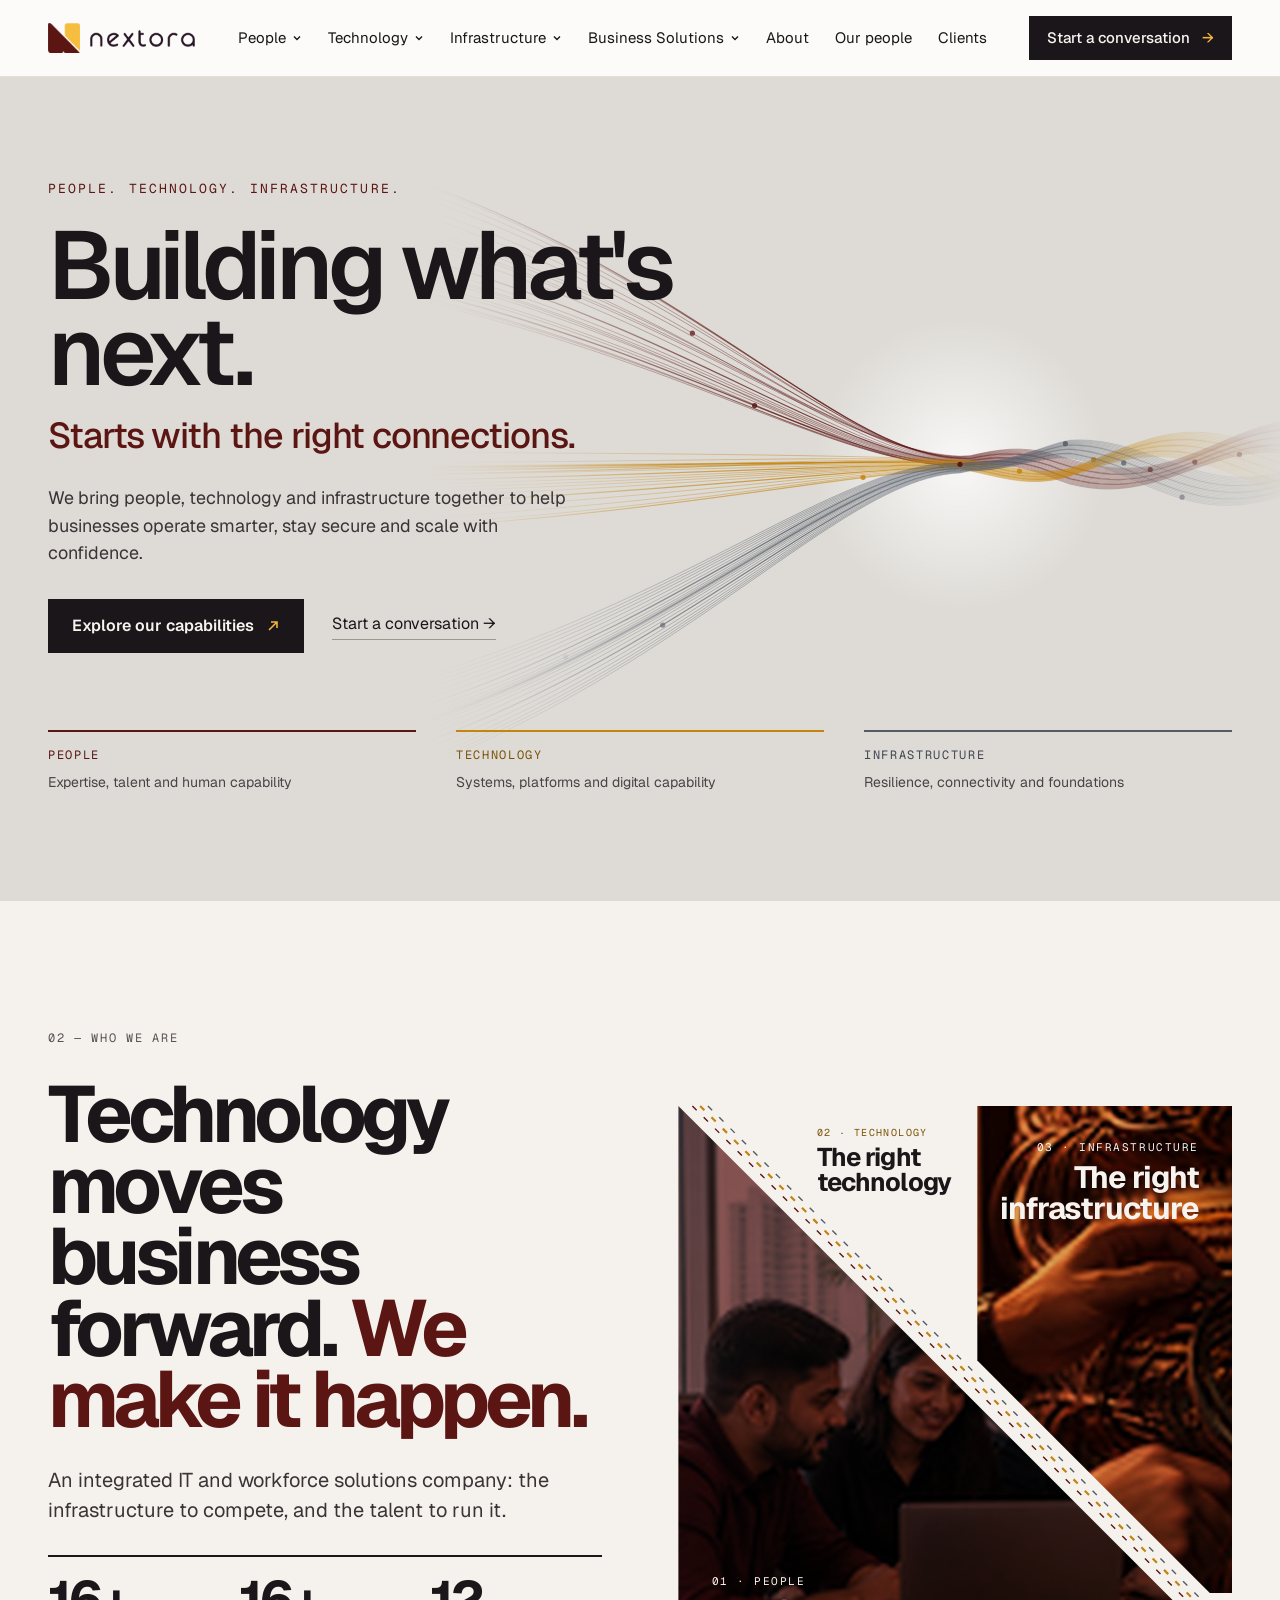
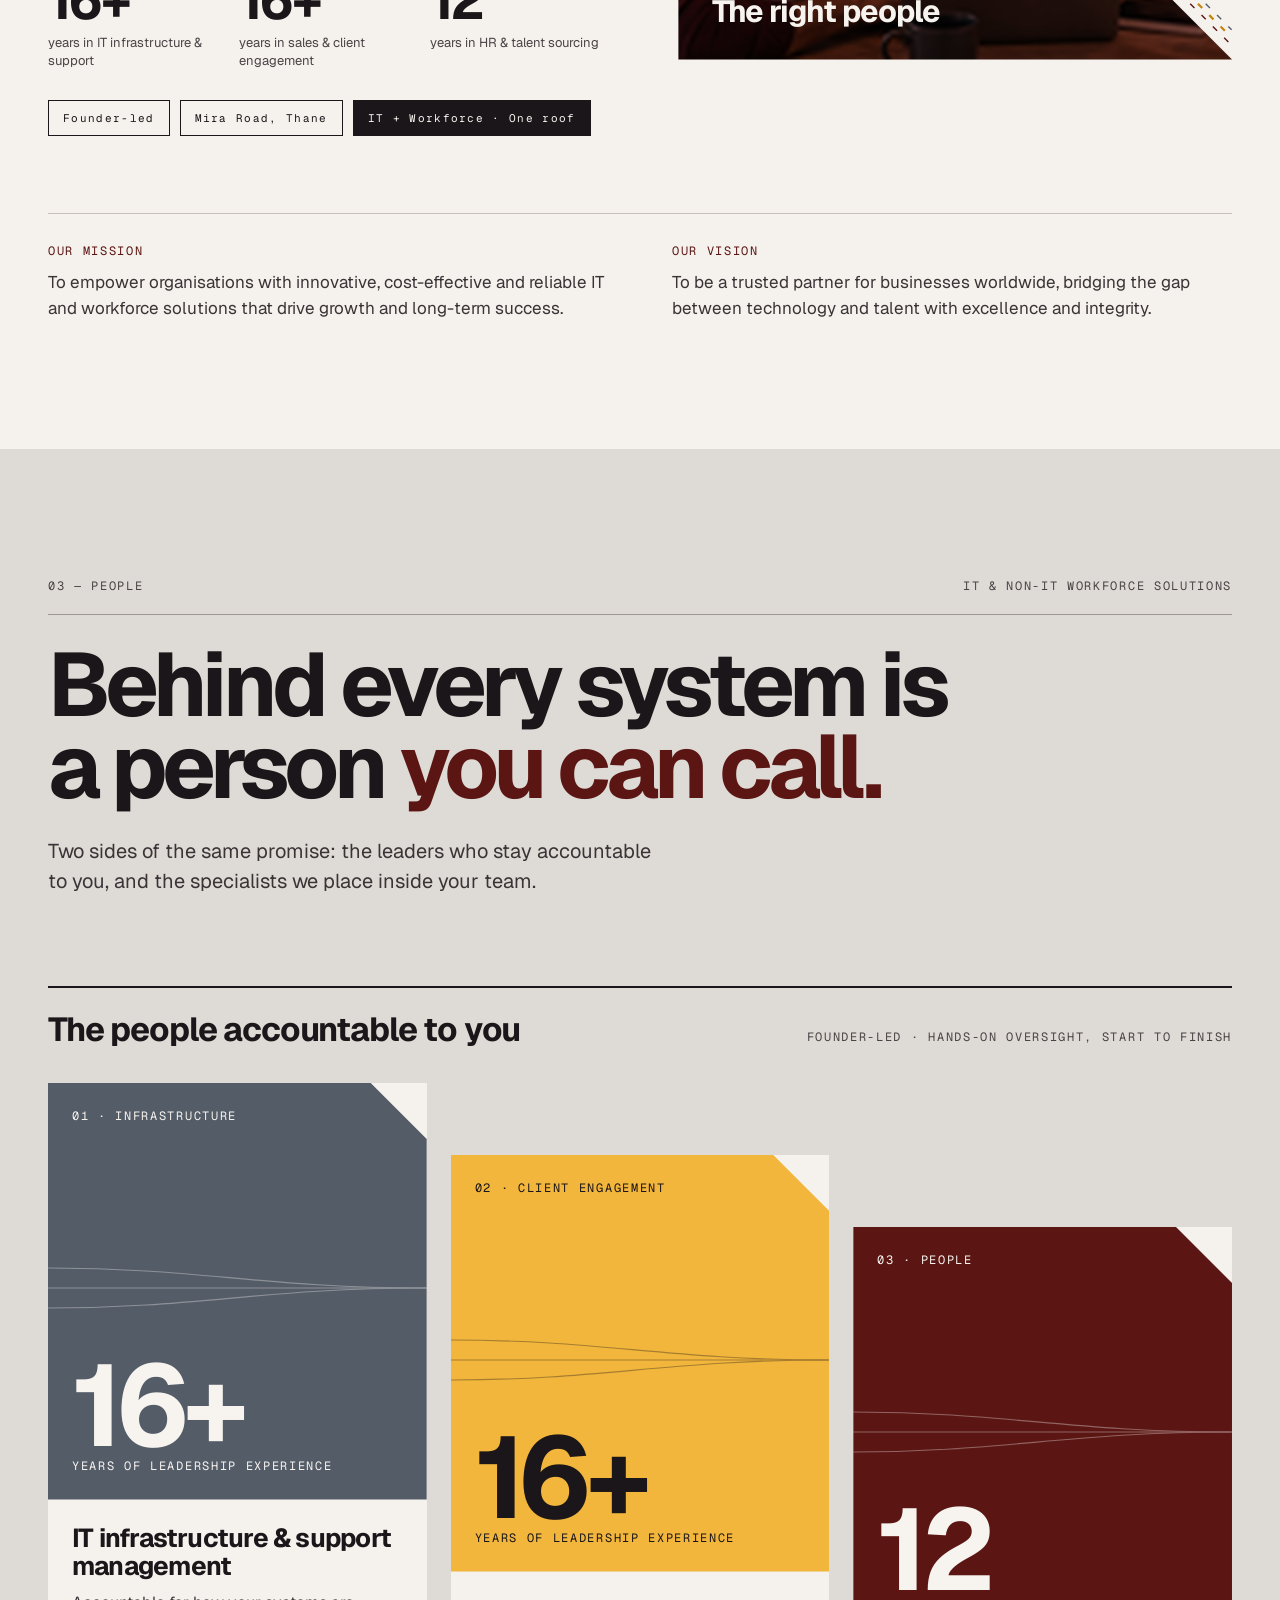
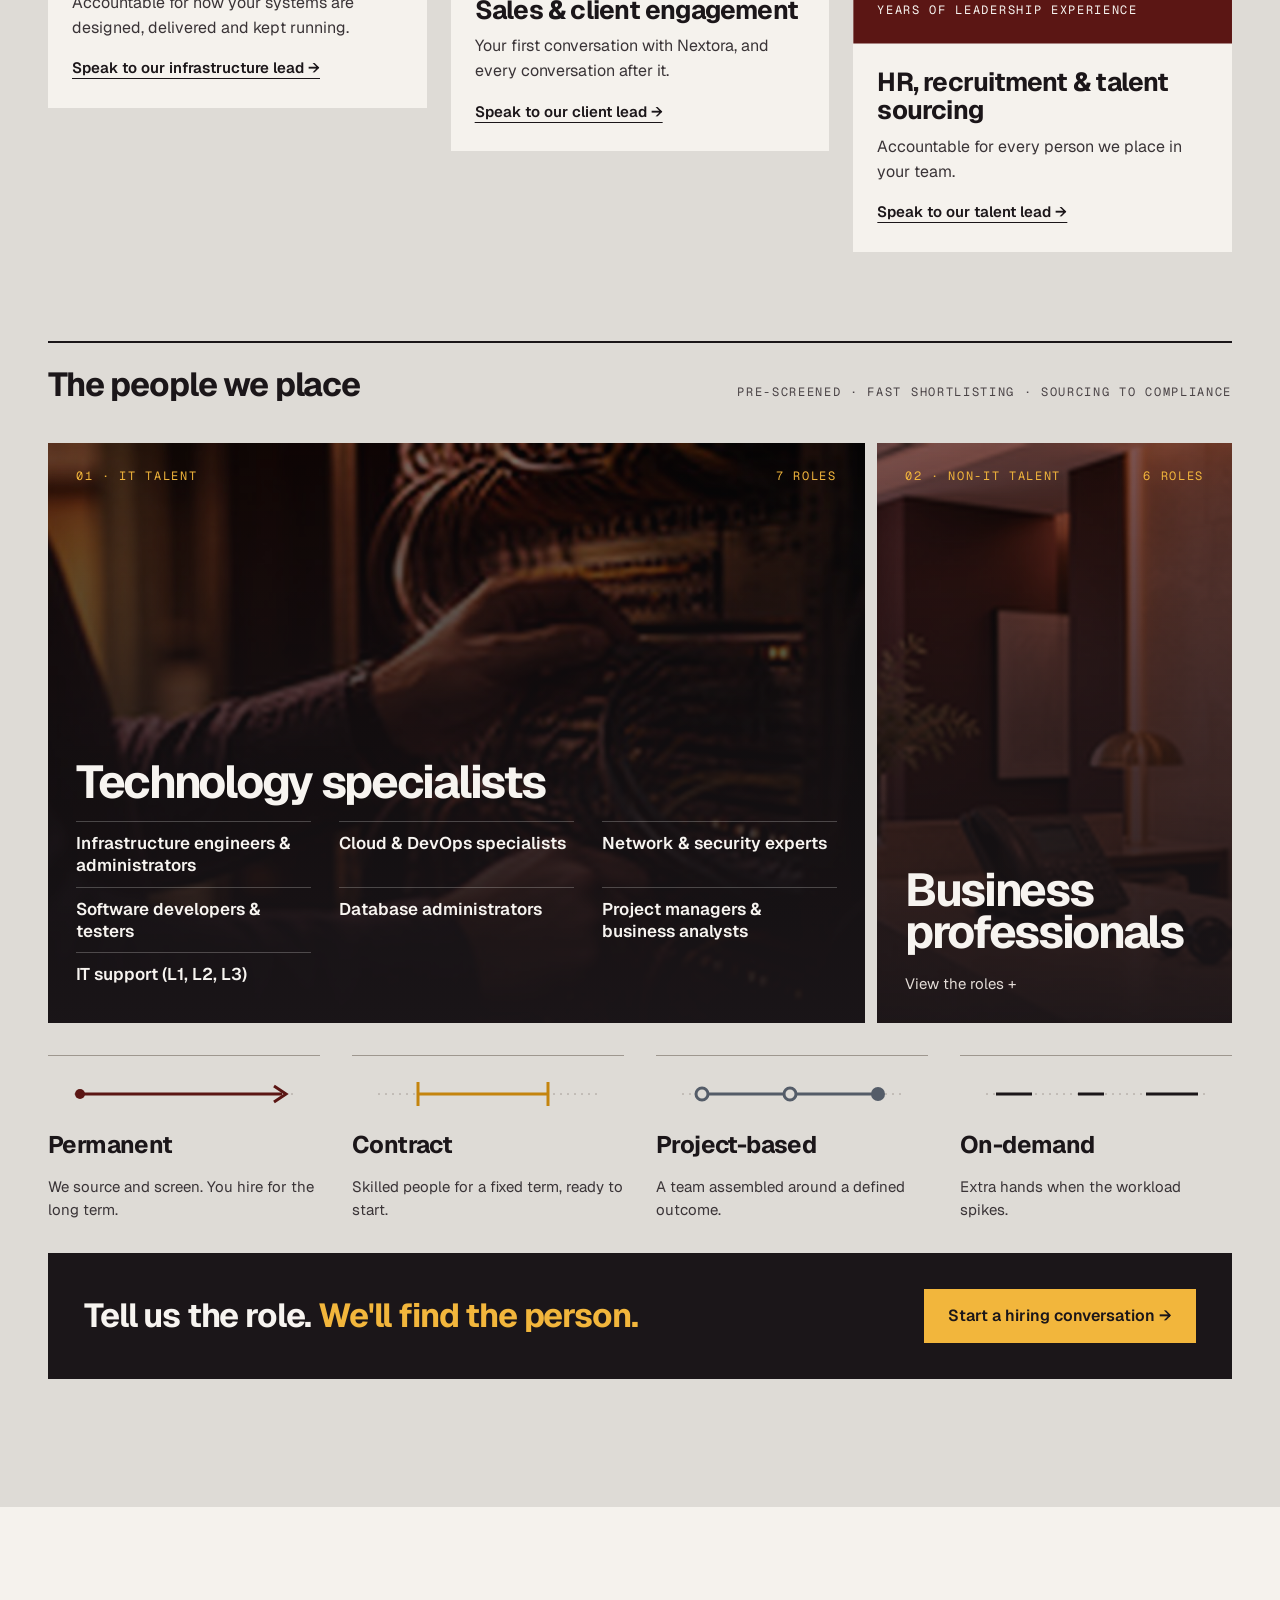
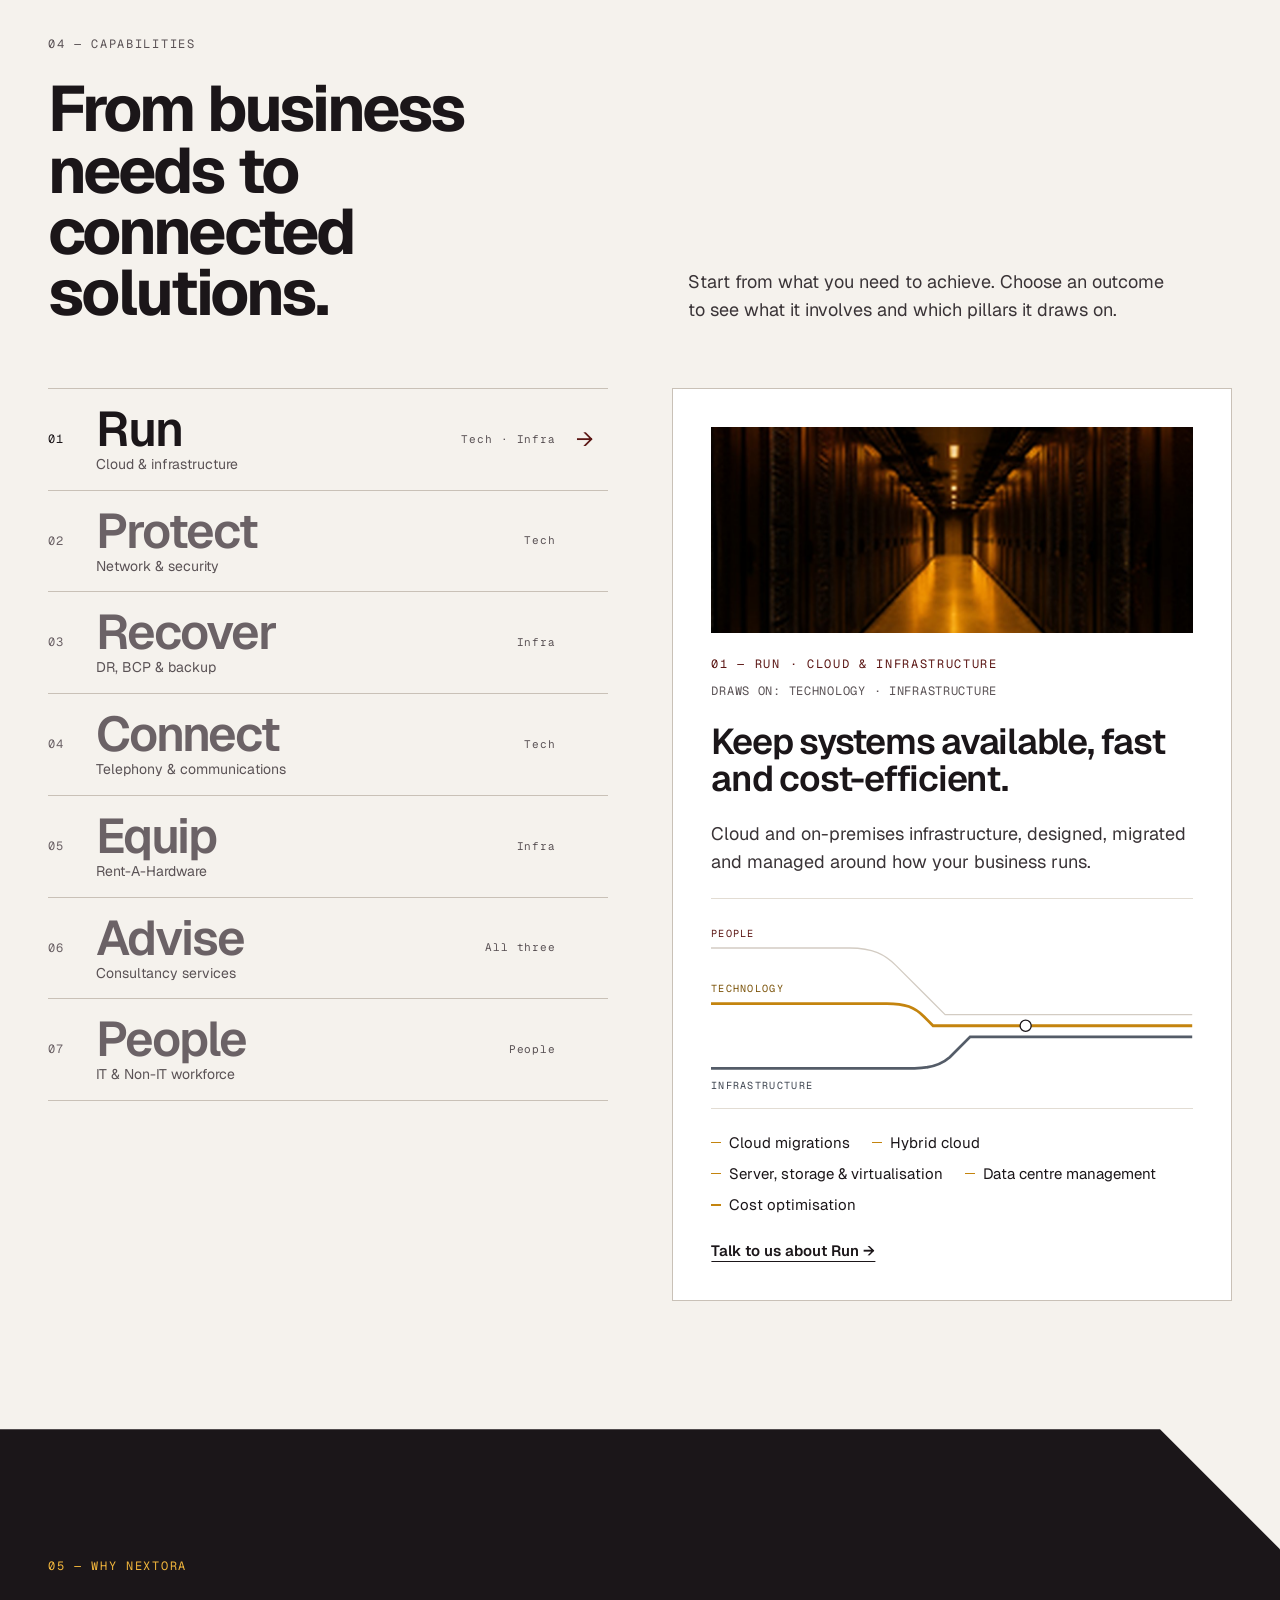
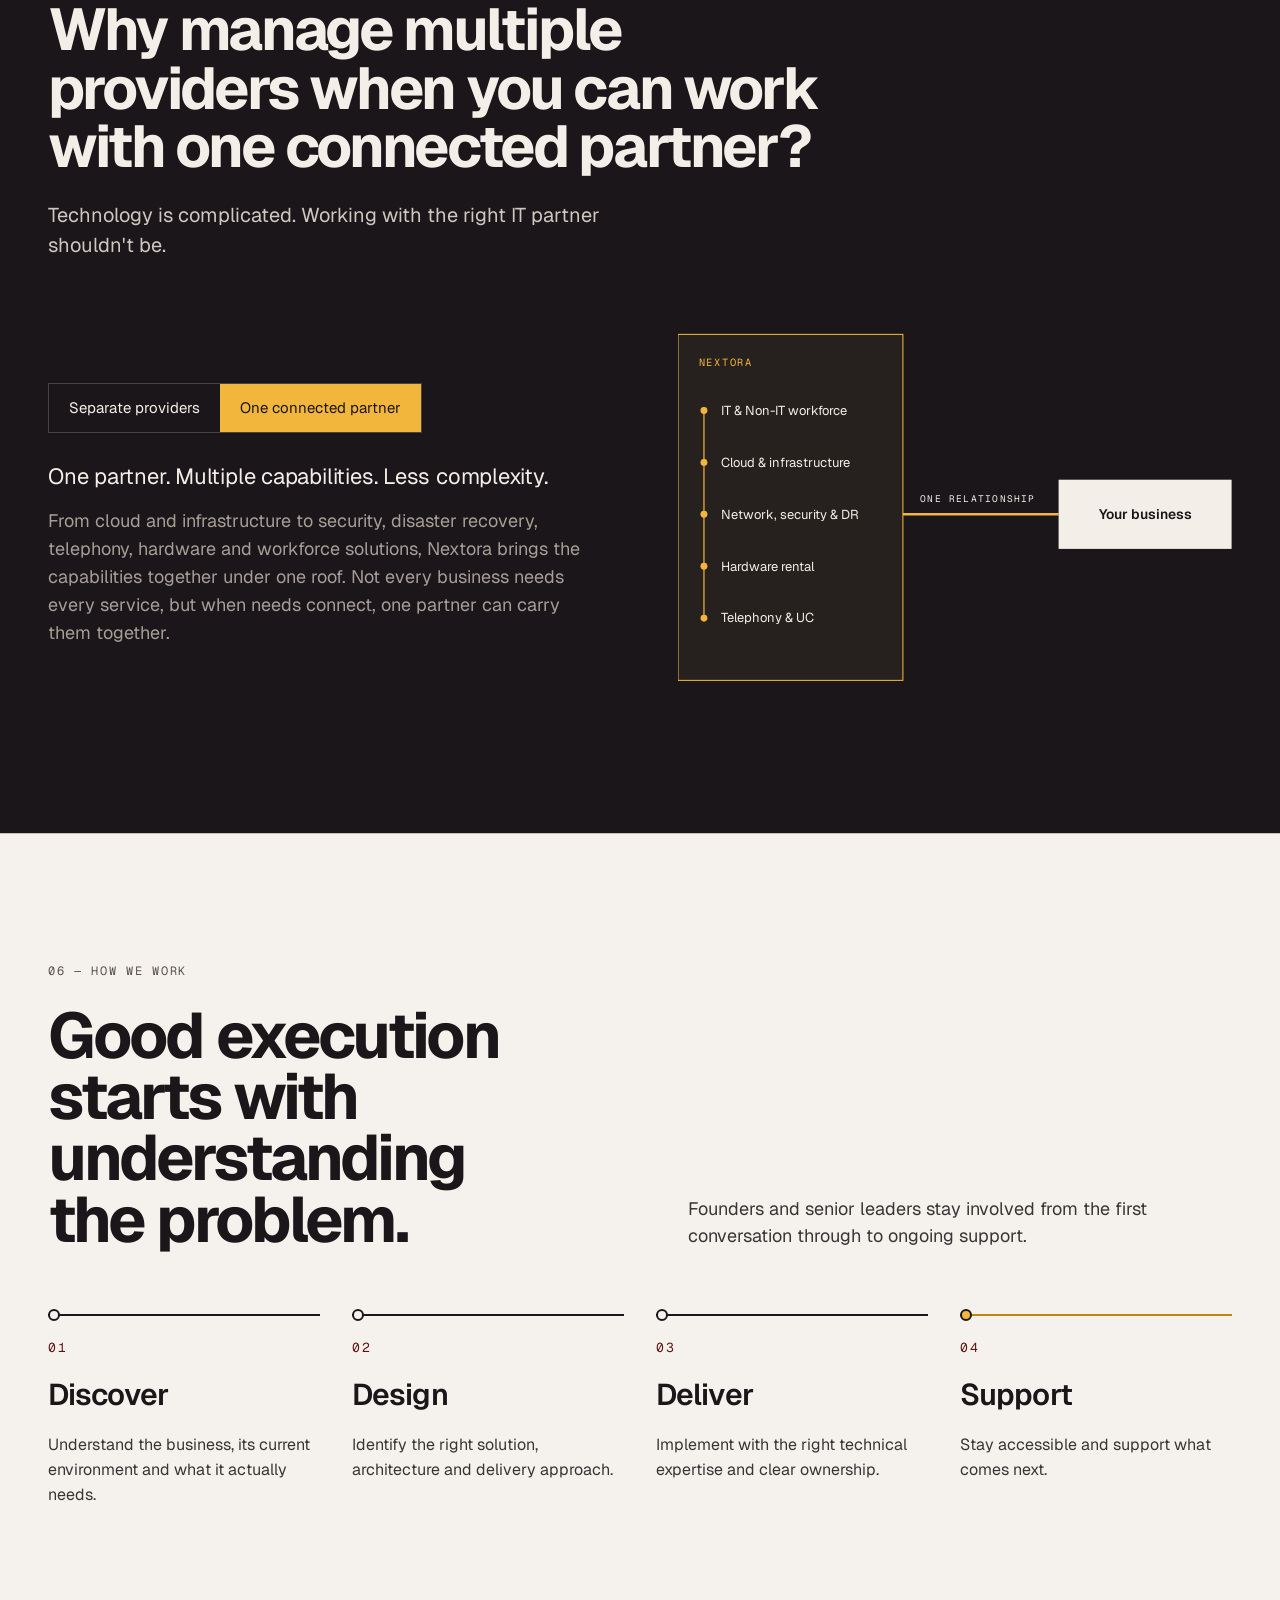
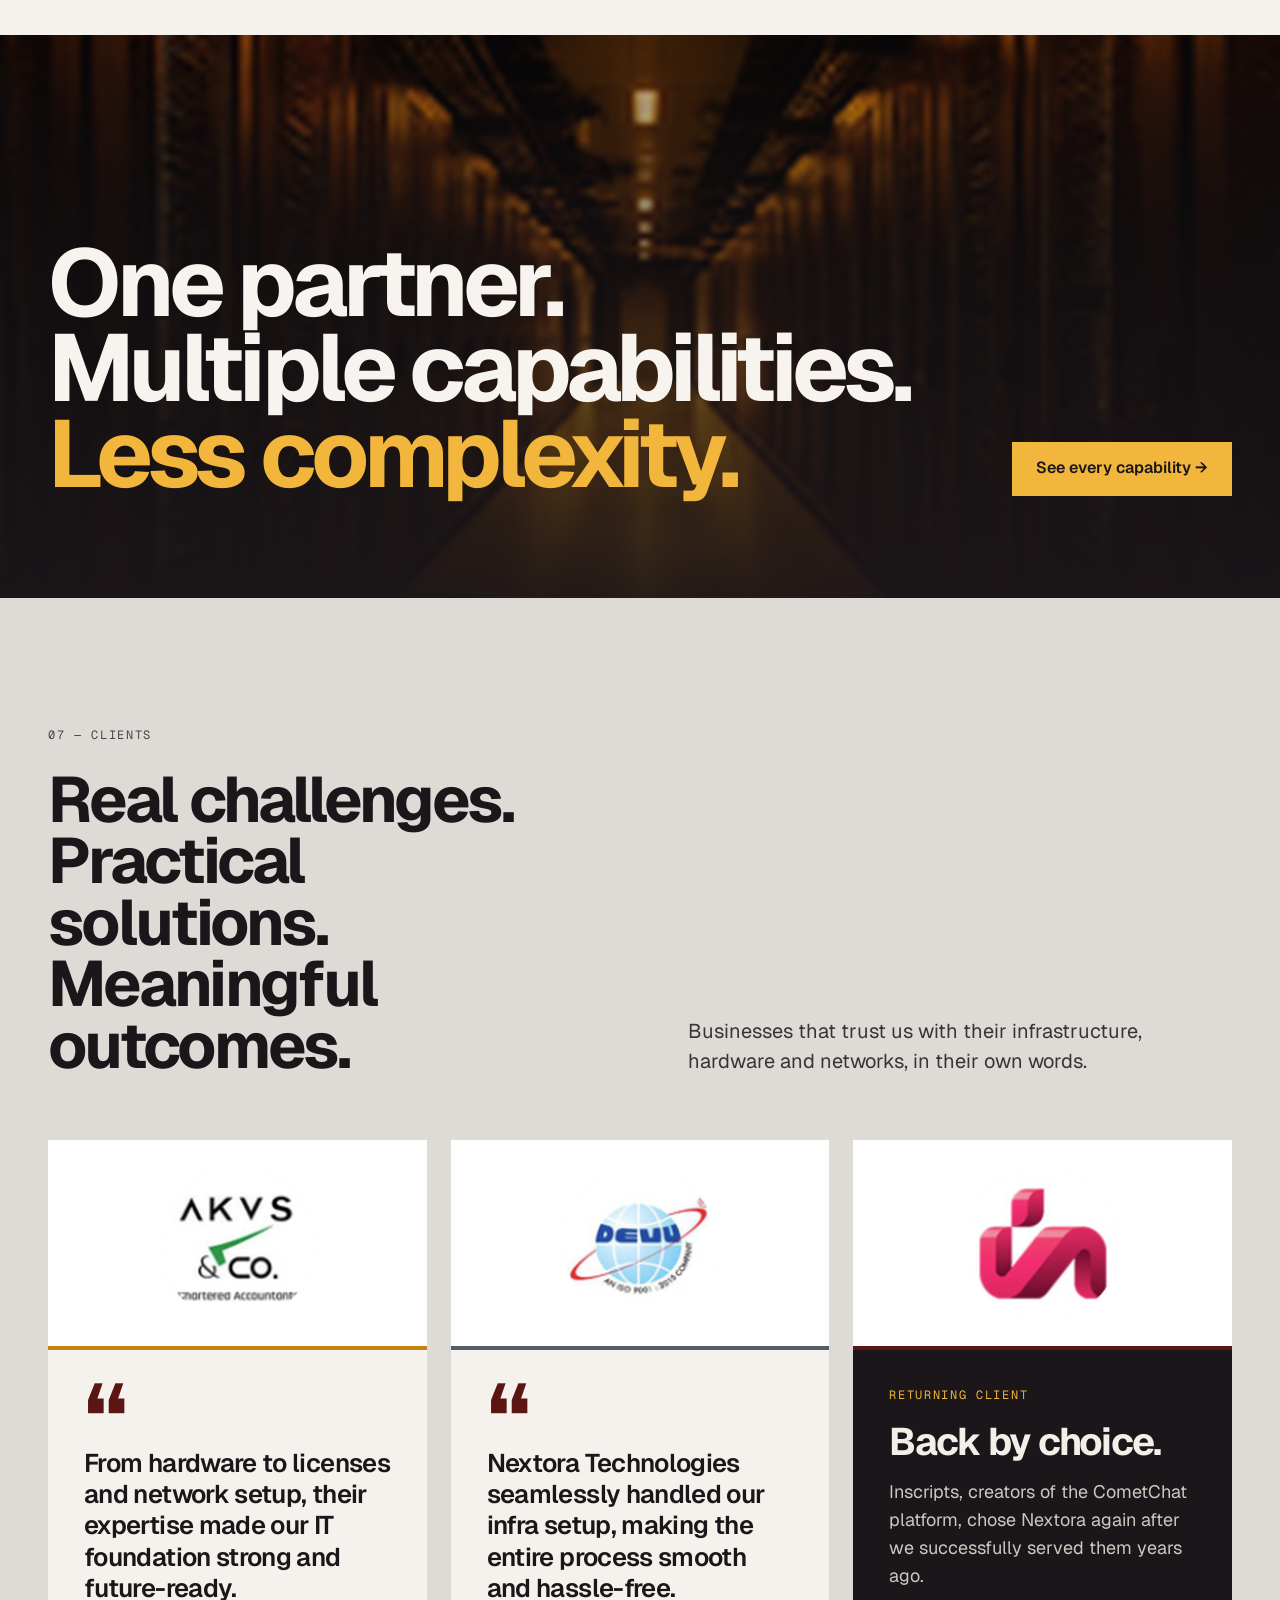
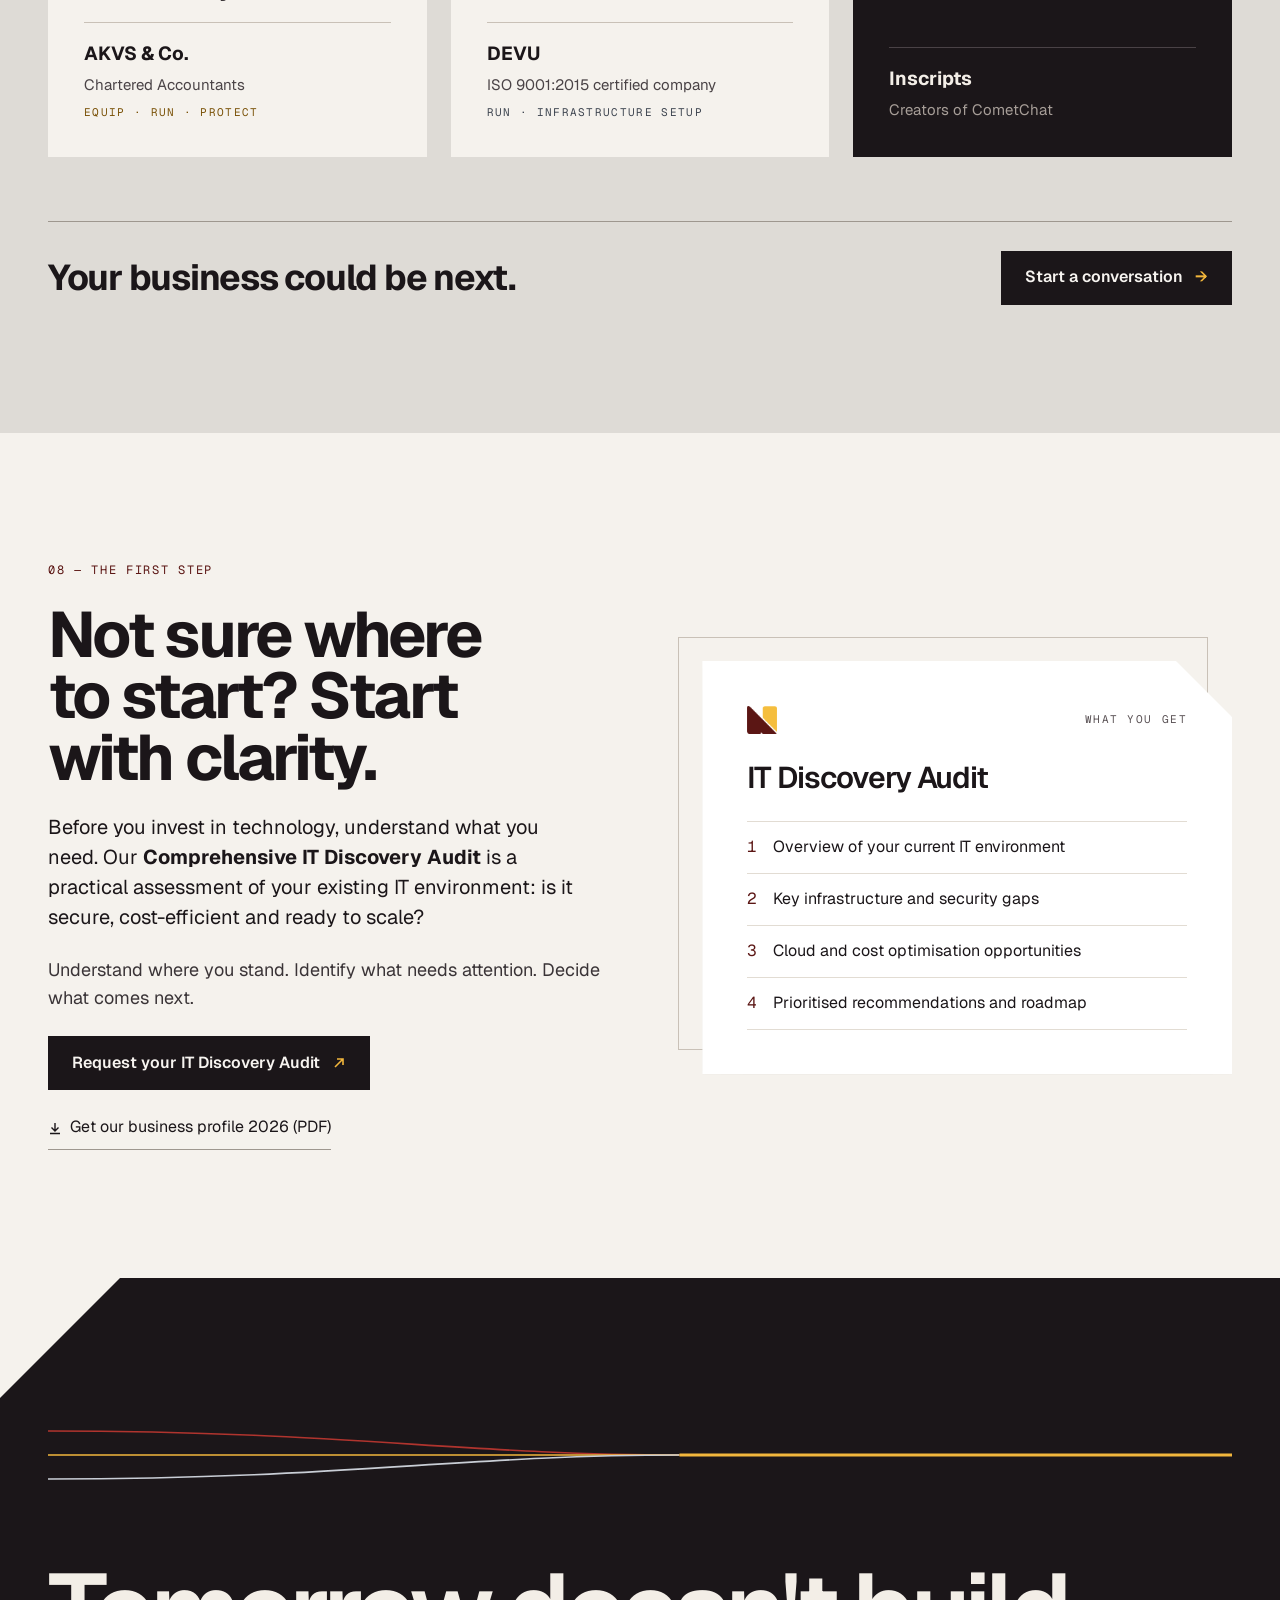
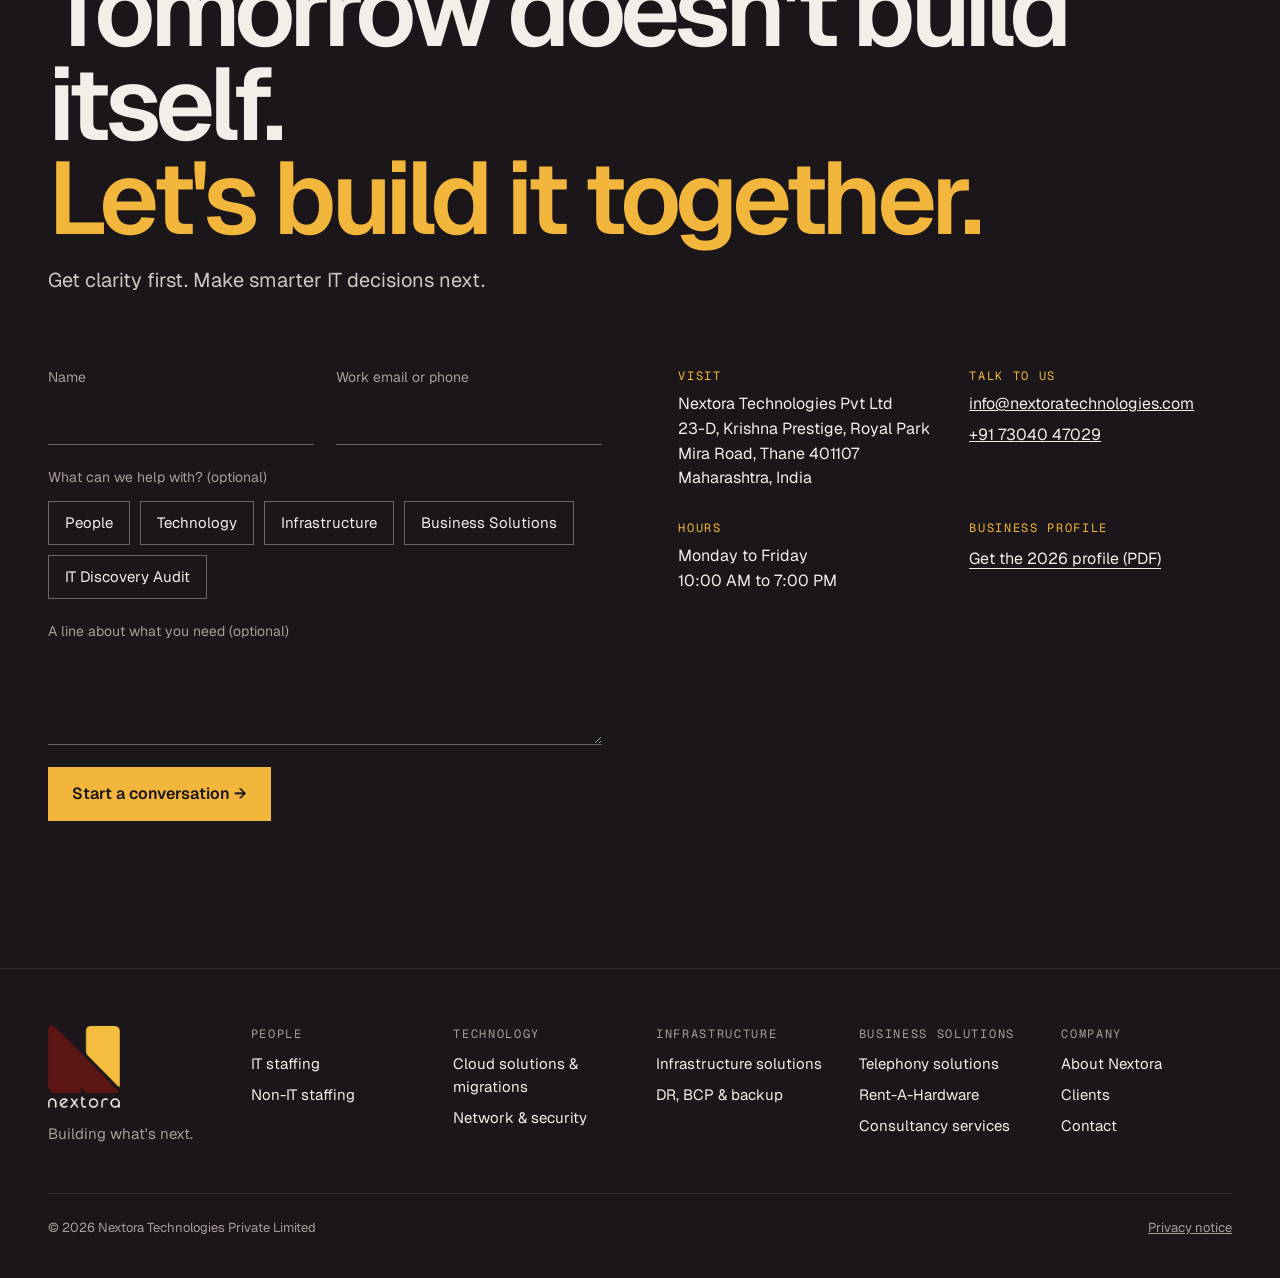
<file: index.html>
<!DOCTYPE html>
<html lang="en-IN">
<head>
<meta charset="utf-8">
<meta name="viewport" content="width=device-width, initial-scale=1, viewport-fit=cover">
<title>Nextora Technologies | IT Solutions &amp; Workforce Solutions, Mira Road, Thane</title>
<meta name="description" content="Nextora Technologies brings people, technology and infrastructure together: cloud, network and security, disaster recovery, telephony, hardware rental, IT consultancy and IT &amp; non-IT staffing. Mira Road, Thane.">
<meta name="theme-color" content="#FCFBF9">
<link rel="canonical" href="https://www.nextoratechnologies.com/">
<link rel="icon" type="image/png" href="favicon.png">
<link rel="apple-touch-icon" href="apple-touch-icon.png">

<meta property="og:type" content="website">
<meta property="og:site_name" content="Nextora Technologies">
<meta property="og:title" content="Nextora Technologies | Building what's next">
<meta property="og:description" content="People, technology and infrastructure. Connected to move your business forward.">
<meta property="og:url" content="https://www.nextoratechnologies.com/">
<meta property="og:image" content="https://www.nextoratechnologies.com/assets/img/og-image.jpg">
<meta name="twitter:card" content="summary_large_image">

<link rel="preconnect" href="https://fonts.googleapis.com">
<link rel="preconnect" href="https://fonts.gstatic.com" crossorigin>
<link rel="stylesheet" href="https://fonts.googleapis.com/css2?family=Geist:wght@300;400;500;600;700&family=Geist+Mono:wght@400;500&display=swap">
<link rel="stylesheet" href="assets/css/style.css?v=2">

<script type="application/ld+json">
{
  "@context": "https://schema.org",
  "@type": "Organization",
  "name": "Nextora Technologies Pvt Ltd",
  "url": "https://www.nextoratechnologies.com/",
  "logo": "https://www.nextoratechnologies.com/assets/img/nextora-logo.png",
  "email": "info@nextoratechnologies.com",
  "telephone": "+91-73040-47029",
  "slogan": "Building what's next",
  "address": {
    "@type": "PostalAddress",
    "streetAddress": "23-D, Krishna Prestige, Royal Park, Mira Road",
    "addressLocality": "Thane",
    "postalCode": "401107",
    "addressRegion": "Maharashtra",
    "addressCountry": "IN"
  },
  "openingHoursSpecification": [{
    "@type": "OpeningHoursSpecification",
    "dayOfWeek": ["Monday","Tuesday","Wednesday","Thursday","Friday"],
    "opens": "10:00", "closes": "19:00"
  }]
}
</script>
</head>
<body>
<a class="skip-link" href="#main">Skip to content</a>

<!-- ================= HEADER ================= -->
<header class="site-header" id="top">
  <div class="wrap header-bar">
    <a class="brand" href="#top" aria-label="Nextora Technologies, home">
      <img src="assets/img/nextora-mark.png" alt="" width="32" height="30">
      <img src="assets/img/nextora-wordmark.png" alt="" width="105" height="17">
    </a>
    <nav class="nav" aria-label="Primary">
      <button class="nav-btn" data-menu="people" aria-expanded="false" aria-controls="mega">People <svg aria-hidden="true" width="10" height="10" viewBox="0 0 10 10"><path d="M2 3.5 L5 6.5 L8 3.5" fill="none" stroke="currentColor" stroke-width="1.4"/></svg></button>
      <button class="nav-btn" data-menu="technology" aria-expanded="false" aria-controls="mega">Technology <svg aria-hidden="true" width="10" height="10" viewBox="0 0 10 10"><path d="M2 3.5 L5 6.5 L8 3.5" fill="none" stroke="currentColor" stroke-width="1.4"/></svg></button>
      <button class="nav-btn" data-menu="infrastructure" aria-expanded="false" aria-controls="mega">Infrastructure <svg aria-hidden="true" width="10" height="10" viewBox="0 0 10 10"><path d="M2 3.5 L5 6.5 L8 3.5" fill="none" stroke="currentColor" stroke-width="1.4"/></svg></button>
      <button class="nav-btn" data-menu="business" aria-expanded="false" aria-controls="mega">Business Solutions <svg aria-hidden="true" width="10" height="10" viewBox="0 0 10 10"><path d="M2 3.5 L5 6.5 L8 3.5" fill="none" stroke="currentColor" stroke-width="1.4"/></svg></button>
      <a href="#about">About</a>
      <a href="#people">Our people</a>
      <a href="#clients">Clients</a>
    </nav>
    <div class="header-actions">
      <a class="btn btn--sm" href="#contact" aria-label="Start a conversation"><span class="label-long" aria-hidden="true">Start a conversation</span><span class="arrow" aria-hidden="true">→</span></a>
      <button class="burger" aria-label="Open menu" aria-expanded="false" aria-controls="mnav">
        <svg aria-hidden="true" width="20" height="20" viewBox="0 0 20 20"><path d="M3 6 H17 M3 10 H17 M3 14 H17" stroke="#1B1619" stroke-width="1.5"/></svg>
      </button>
    </div>
  </div>

  <!-- Mega menu -->
  <div class="mega" id="mega" hidden>
    <div class="wrap mega-grid">
      <div class="mega-col" data-col="people" style="--col:#5B1614;--lab:#5B1614">
        <span class="mono">01 · Workforce</span>
        <a href="#people">People →</a>
        <ul><li>IT staffing</li><li>Non-IT staffing</li><li>Flexible hiring models</li></ul>
      </div>
      <div class="mega-col" data-col="technology" style="--col:#C4840E;--lab:#7A5208">
        <span class="mono">02 · Cloud &amp; security</span>
        <a href="#capabilities" data-cap="run">Technology →</a>
        <ul><li>Cloud solutions &amp; migrations</li><li>Network &amp; security</li><li>Zero Trust</li></ul>
      </div>
      <div class="mega-col" data-col="infrastructure" style="--col:#545C68;--lab:#3E4550">
        <span class="mono">03 · Run &amp; recover</span>
        <a href="#capabilities" data-cap="recover">Infrastructure →</a>
        <ul><li>Infrastructure solutions</li><li>DR, BCP &amp; backup</li><li>Data centre management</li></ul>
      </div>
      <div class="mega-col" data-col="business" style="--col:#1B1619;--lab:#4A4346">
        <span class="mono">04 · Connect · Equip · Advise</span>
        <a href="#capabilities" data-cap="connect">Business Solutions →</a>
        <ul><li>Telephony solutions</li><li>Rent-A-Hardware</li><li>Consultancy services</li></ul>
      </div>
      <div class="mega-promo on-ink">
        <span class="mono">Not sure where to start?</span>
        <p>Begin with a Comprehensive IT Discovery Audit.</p>
        <a href="#audit">What it covers →</a>
        <button type="button" data-gate>Get the business profile (PDF)</button>
      </div>
    </div>
    <div class="wrap mega-foot"><button type="button" data-close-mega>Close menu ✕</button></div>
  </div>

  <!-- Mobile menu -->
  <nav class="mnav" id="mnav" aria-label="Mobile" hidden>
    <a class="big" href="#people">People <span class="mono" style="color:#5B1614">01</span></a>
    <a class="big" href="#capabilities" data-cap="run">Technology <span class="mono" style="color:#7A5208">02</span></a>
    <a class="big" href="#capabilities" data-cap="recover">Infrastructure <span class="mono" style="color:#3E4550">03</span></a>
    <a class="big" href="#capabilities" data-cap="connect">Business Solutions <span class="mono" style="color:#4A4346">04</span></a>
    <a href="#about">About Nextora</a>
    <a href="#clients">Clients</a>
    <a href="#contact">Contact</a>
    <a href="#audit">Request an IT Discovery Audit →</a>
  </nav>
</header>

<main id="main">

<!-- ================= 01 HERO ================= -->
<section class="hero" aria-labelledby="hero-h">
  <canvas class="hero-canvas" aria-hidden="true"></canvas>
  <div class="hero-scrim" aria-hidden="true"></div>
  <div class="wrap hero-body">
    <div class="hero-copy">
      <div class="eyebrow reveal">People. Technology. Infrastructure.</div>
      <h1 id="hero-h" class="reveal">Building what's next.</h1>
      <p class="sub reveal d2">Starts with the right connections.</p>
      <p class="support reveal d3">We bring people, technology and infrastructure together to help businesses operate smarter, stay secure and scale with confidence.</p>
      <div class="hero-ctas reveal d4">
        <a class="btn" href="#capabilities">Explore our capabilities <svg aria-hidden="true" width="14" height="14" viewBox="0 0 14 14"><path d="M3 11 L11 3 M5 3 H11 V9" fill="none" stroke="#F2B63C" stroke-width="1.6"/></svg></a>
        <a class="link-u" href="#contact">Start a conversation →</a>
      </div>
    </div>
    <div class="rail" role="group" aria-label="Highlight a stream">
      <button type="button" data-stream="people" aria-pressed="false" style="--line:#5B1614;--lab:#5B1614"><span class="mono">People</span><span>Expertise, talent and human capability</span></button>
      <button type="button" data-stream="technology" aria-pressed="false" style="--line:#C4840E;--lab:#7A5208"><span class="mono">Technology</span><span>Systems, platforms and digital capability</span></button>
      <button type="button" data-stream="infrastructure" aria-pressed="false" style="--line:#545C68;--lab:#3E4550"><span class="mono">Infrastructure</span><span>Resilience, connectivity and foundations</span></button>
    </div>
  </div>
</section>

<!-- ================= 02 WHO WE ARE ================= -->
<section class="who section" id="about" aria-labelledby="who-h">
  <div class="wrap">
    <div class="who-grid">
      <div class="who-copy">
        <span class="eyebrow">02 — Who we are</span>
        <h2 id="who-h">Technology moves business forward. <span class="accent">We make it happen.</span></h2>
        <p class="lede">An integrated IT and workforce solutions company: the infrastructure to compete, and the talent to run it.</p>
        <div class="figures">
          <div><strong>16+</strong><span>years in IT infrastructure &amp; support</span></div>
          <div><strong>16+</strong><span>years in sales &amp; client engagement</span></div>
          <div><strong>12</strong><span>years in HR &amp; talent sourcing</span></div>
        </div>
        <div class="chips">
          <span class="chip">Founder-led</span>
          <span class="chip">Mira Road, Thane</span>
          <span class="chip chip--ink">IT + Workforce · One roof</span>
        </div>
      </div>

      <div class="mark-comp" role="img" aria-label="The Nextora mark rebuilt at scale: the people shape and the infrastructure shape, with three lines for technology running along the seam that connects them">
        <div class="mark-shape mark-shape--people">
          <img src="assets/img/photos/team.jpg" alt="" loading="lazy">
          <span class="mark-tint"></span>
          <span class="mark-label mark-label--people"><span class="mono">01 · People</span><b>The right people</b></span>
        </div>
        <div class="mark-shape mark-shape--infra">
          <img src="assets/img/photos/infra.jpg" alt="" loading="lazy">
          <span class="mark-tint"></span>
          <span class="mark-label mark-label--infra"><span class="mono">03 · Infrastructure</span><b>The right<br>infrastructure</b></span>
        </div>
        <svg class="mark-seams" viewBox="0 0 100 100" preserveAspectRatio="none" aria-hidden="true">
          <line class="seam" x1="2.6" y1="0" x2="100" y2="97.4" stroke="#5B1614" stroke-width="1.4" vector-effect="non-scaling-stroke"/>
          <line class="seam s2" x1="4" y1="0" x2="100" y2="96" stroke="#C4840E" stroke-width="2.2" vector-effect="non-scaling-stroke"/>
          <line class="seam s3" x1="5.4" y1="0" x2="100" y2="94.6" stroke="#545C68" stroke-width="1.4" vector-effect="non-scaling-stroke"/>
        </svg>
        <span class="mark-label mark-label--tech"><span class="mono">02 · Technology</span><b>The right technology</b></span>
      </div>
    </div>

    <div class="mission">
      <p><span class="mono">Our mission</span>To empower organisations with innovative, cost-effective and reliable IT and workforce solutions that drive growth and long-term success.</p>
      <p><span class="mono">Our vision</span>To be a trusted partner for businesses worldwide, bridging the gap between technology and talent with excellence and integrity.</p>
    </div>
  </div>
</section>

<!-- ================= 03 PEOPLE ================= -->
<section class="people section" id="people" aria-labelledby="people-h">
  <div class="wrap">
    <div class="people-intro">
      <div class="rule-head mono"><span>03 — People</span><span>IT &amp; Non-IT workforce solutions</span></div>
      <h2 id="people-h">Behind every system is a person <span class="accent">you can call.</span></h2>
      <p class="lede" style="max-width:620px">Two sides of the same promise: the leaders who stay accountable to you, and the specialists we place inside your team.</p>
    </div>

    <div class="block">
      <div class="sub-head"><h3>The people accountable to you</h3><span class="mono">Founder-led · Hands-on oversight, start to finish</span></div>
      <div class="leaders">
        <article class="leader">
          <div class="leader-field" style="--field:#545C68;--field-fg:#F7F4F0">
            <span class="mono">01 · Infrastructure</span>
            <svg aria-hidden="true" viewBox="0 0 300 60" preserveAspectRatio="none"><path d="M0 10 C120 10 170 30 300 30" fill="none" stroke="currentColor" stroke-width="1.2" vector-effect="non-scaling-stroke"/><path d="M0 30 H300" fill="none" stroke="currentColor" stroke-width="1.2" vector-effect="non-scaling-stroke"/><path d="M0 50 C120 50 170 30 300 30" fill="none" stroke="currentColor" stroke-width="1.2" vector-effect="non-scaling-stroke"/></svg>
            <div class="leader-years"><b>16+</b><span class="mono">Years of leadership experience</span></div>
          </div>
          <div class="leader-body">
            <h4>IT infrastructure &amp; support management</h4>
            <p>Accountable for how your systems are designed, delivered and kept running.</p>
            <a class="link-arrow" href="mailto:info@nextoratechnologies.com?subject=Infrastructure%20enquiry">Speak to our infrastructure lead →</a>
          </div>
        </article>
        <article class="leader">
          <div class="leader-field" style="--field:#F2B63C;--field-fg:#1B1619">
            <span class="mono">02 · Client engagement</span>
            <svg aria-hidden="true" viewBox="0 0 300 60" preserveAspectRatio="none"><path d="M0 10 C120 10 170 30 300 30" fill="none" stroke="currentColor" stroke-width="1.2" vector-effect="non-scaling-stroke"/><path d="M0 30 H300" fill="none" stroke="currentColor" stroke-width="1.2" vector-effect="non-scaling-stroke"/><path d="M0 50 C120 50 170 30 300 30" fill="none" stroke="currentColor" stroke-width="1.2" vector-effect="non-scaling-stroke"/></svg>
            <div class="leader-years"><b>16+</b><span class="mono">Years of leadership experience</span></div>
          </div>
          <div class="leader-body">
            <h4>Sales &amp; client engagement</h4>
            <p>Your first conversation with Nextora, and every conversation after it.</p>
            <a class="link-arrow" href="mailto:info@nextoratechnologies.com?subject=New%20enquiry">Speak to our client lead →</a>
          </div>
        </article>
        <article class="leader">
          <div class="leader-field" style="--field:#5B1614;--field-fg:#F7F4F0">
            <span class="mono">03 · People</span>
            <svg aria-hidden="true" viewBox="0 0 300 60" preserveAspectRatio="none"><path d="M0 10 C120 10 170 30 300 30" fill="none" stroke="currentColor" stroke-width="1.2" vector-effect="non-scaling-stroke"/><path d="M0 30 H300" fill="none" stroke="currentColor" stroke-width="1.2" vector-effect="non-scaling-stroke"/><path d="M0 50 C120 50 170 30 300 30" fill="none" stroke="currentColor" stroke-width="1.2" vector-effect="non-scaling-stroke"/></svg>
            <div class="leader-years"><b>12</b><span class="mono">Years of leadership experience</span></div>
          </div>
          <div class="leader-body">
            <h4>HR, recruitment &amp; talent sourcing</h4>
            <p>Accountable for every person we place in your team.</p>
            <a class="link-arrow" href="mailto:info@nextoratechnologies.com?subject=Hiring%20enquiry">Speak to our talent lead →</a>
          </div>
        </article>
      </div>
    </div>

    <div class="block" style="gap:32px">
      <div class="sub-head"><h3>The people we place</h3><span class="mono">Pre-screened · Fast shortlisting · Sourcing to compliance</span></div>
      <div class="panels">
        <button type="button" class="panel is-open" data-panel aria-expanded="true">
          <img src="assets/img/photos/infra.jpg" alt="An engineer connecting cables in a server rack" loading="lazy">
          <span class="panel-tint" style="--tint:#545C68" aria-hidden="true"></span>
          <span class="panel-shade" aria-hidden="true"></span>
          <span class="panel-top mono"><span>01 · IT talent</span><span>7 roles</span></span>
          <span class="panel-body">
            <span class="panel-title">Technology specialists</span>
            <ul class="panel-roles">
              <li>Infrastructure engineers &amp; administrators</li>
              <li>Cloud &amp; DevOps specialists</li>
              <li>Network &amp; security experts</li>
              <li>Software developers &amp; testers</li>
              <li>Database administrators</li>
              <li>Project managers &amp; business analysts</li>
              <li>IT support (L1, L2, L3)</li>
            </ul>
            <span class="panel-more">View the roles +</span>
          </span>
        </button>
        <button type="button" class="panel" data-panel aria-expanded="false">
          <img src="assets/img/photos/connect.jpg" alt="An office reception desk with a phone and headset" loading="lazy">
          <span class="panel-tint" style="--tint:#5B1614" aria-hidden="true"></span>
          <span class="panel-shade" aria-hidden="true"></span>
          <span class="panel-top mono"><span>02 · Non-IT talent</span><span>6 roles</span></span>
          <span class="panel-body">
            <span class="panel-title">Business professionals</span>
            <ul class="panel-roles">
              <li>Administrative &amp; office staff</li>
              <li>Sales &amp; marketing professionals</li>
              <li>Customer service executives</li>
              <li>Logistics &amp; supply chain staff</li>
              <li>Finance &amp; accounting personnel</li>
              <li>Skilled &amp; semi-skilled workers</li>
            </ul>
            <span class="panel-more">View the roles +</span>
          </span>
        </button>
      </div>

      <div class="models">
        <div class="model">
          <svg aria-hidden="true" viewBox="0 0 220 40"><line x1="0" y1="20" x2="220" y2="20" stroke="#A69E98" stroke-width="1" stroke-dasharray="2 5"/><circle cx="6" cy="20" r="5" fill="#5B1614"/><line x1="6" y1="20" x2="208" y2="20" stroke="#5B1614" stroke-width="3"/><path d="M200 12 L212 20 L200 28" fill="none" stroke="#5B1614" stroke-width="3"/></svg>
          <strong>Permanent</strong><span>We source and screen. You hire for the long term.</span>
        </div>
        <div class="model">
          <svg aria-hidden="true" viewBox="0 0 220 40"><line x1="0" y1="20" x2="220" y2="20" stroke="#A69E98" stroke-width="1" stroke-dasharray="2 5"/><line x1="40" y1="20" x2="170" y2="20" stroke="#C4840E" stroke-width="3"/><line x1="40" y1="8" x2="40" y2="32" stroke="#C4840E" stroke-width="3"/><line x1="170" y1="8" x2="170" y2="32" stroke="#C4840E" stroke-width="3"/></svg>
          <strong>Contract</strong><span>Skilled people for a fixed term, ready to start.</span>
        </div>
        <div class="model">
          <svg aria-hidden="true" viewBox="0 0 220 40"><line x1="0" y1="20" x2="220" y2="20" stroke="#A69E98" stroke-width="1" stroke-dasharray="2 5"/><line x1="20" y1="20" x2="196" y2="20" stroke="#545C68" stroke-width="3"/><circle cx="20" cy="20" r="6" fill="#DEDBD6" stroke="#545C68" stroke-width="3"/><circle cx="108" cy="20" r="6" fill="#DEDBD6" stroke="#545C68" stroke-width="3"/><circle cx="196" cy="20" r="7" fill="#545C68"/></svg>
          <strong>Project-based</strong><span>A team assembled around a defined outcome.</span>
        </div>
        <div class="model">
          <svg aria-hidden="true" viewBox="0 0 220 40"><line x1="0" y1="20" x2="220" y2="20" stroke="#A69E98" stroke-width="1" stroke-dasharray="2 5"/><line x1="10" y1="20" x2="46" y2="20" stroke="#1B1619" stroke-width="3"/><line x1="92" y1="20" x2="118" y2="20" stroke="#1B1619" stroke-width="3"/><line x1="160" y1="20" x2="212" y2="20" stroke="#1B1619" stroke-width="3"/></svg>
          <strong>On-demand</strong><span>Extra hands when the workload spikes.</span>
        </div>
      </div>

      <div class="cta-bar on-ink">
        <p>Tell us the role. <span class="amber">We'll find the person.</span></p>
        <a class="btn btn--amber" href="#contact" data-topic="People">Start a hiring conversation →</a>
      </div>
    </div>
  </div>
</section>

<!-- ================= 04 CAPABILITIES ================= -->
<section class="caps section" id="capabilities" aria-labelledby="caps-h">
  <div class="wrap">
    <div class="split-head">
      <div><span class="eyebrow">04 — Capabilities</span><h2 id="caps-h" class="h-section">From business needs to connected solutions.</h2></div>
      <p>Start from what you need to achieve. Choose an outcome to see what it involves and which pillars it draws on.</p>
    </div>
    <div class="caps-grid">
      <ul class="cap-list" aria-label="Capabilities">
        <li><button type="button" class="cap-btn" data-cap-id="run" aria-pressed="true"><span class="cap-n">01</span><span class="cap-word"><b>Run</b><small>Cloud &amp; infrastructure</small></span><span class="cap-tag">Tech · Infra</span><span class="cap-mark" aria-hidden="true">→</span></button></li>
        <li><button type="button" class="cap-btn" data-cap-id="protect" aria-pressed="false"><span class="cap-n">02</span><span class="cap-word"><b>Protect</b><small>Network &amp; security</small></span><span class="cap-tag">Tech</span><span class="cap-mark" aria-hidden="true">→</span></button></li>
        <li><button type="button" class="cap-btn" data-cap-id="recover" aria-pressed="false"><span class="cap-n">03</span><span class="cap-word"><b>Recover</b><small>DR, BCP &amp; backup</small></span><span class="cap-tag">Infra</span><span class="cap-mark" aria-hidden="true">→</span></button></li>
        <li><button type="button" class="cap-btn" data-cap-id="connect" aria-pressed="false"><span class="cap-n">04</span><span class="cap-word"><b>Connect</b><small>Telephony &amp; communications</small></span><span class="cap-tag">Tech</span><span class="cap-mark" aria-hidden="true">→</span></button></li>
        <li><button type="button" class="cap-btn" data-cap-id="equip" aria-pressed="false"><span class="cap-n">05</span><span class="cap-word"><b>Equip</b><small>Rent-A-Hardware</small></span><span class="cap-tag">Infra</span><span class="cap-mark" aria-hidden="true">→</span></button></li>
        <li><button type="button" class="cap-btn" data-cap-id="advise" aria-pressed="false"><span class="cap-n">06</span><span class="cap-word"><b>Advise</b><small>Consultancy services</small></span><span class="cap-tag">All three</span><span class="cap-mark" aria-hidden="true">→</span></button></li>
        <li><button type="button" class="cap-btn" data-cap-id="people" aria-pressed="false"><span class="cap-n">07</span><span class="cap-word"><b>People</b><small>IT &amp; Non-IT workforce</small></span><span class="cap-tag">People</span><span class="cap-mark" aria-hidden="true">→</span></button></li>
      </ul>
      <article class="cap-detail" aria-live="polite">
        <img data-cd="img" src="assets/img/photos/aisle.jpg" alt="A data centre aisle lined with server racks" loading="lazy">
        <div class="cap-meta mono"><span data-cd="label">01 — Run · Cloud &amp; infrastructure</span><span data-cd="draws">Draws on: Technology · Infrastructure</span></div>
        <h3 data-cd="outcome">Keep systems available, fast and cost-efficient.</h3>
        <p data-cd="desc">Cloud and on-premises infrastructure, designed, migrated and managed around how your business runs.</p>
        <svg viewBox="0 0 520 200" role="img" aria-label="Pillars this capability draws on" data-cd="svg">
          <path data-p="p" d="M0 40 H150 C175 40 188 47 200 59 L253 112 H520" fill="none" stroke="#D3CCC3" stroke-width="1.4"/>
          <path data-p="t" d="M0 100 H190 C210 100 220 104 230 114 L240 124 H520" fill="none" stroke="#C4840E" stroke-width="3"/>
          <path data-p="i" d="M0 170 H220 C240 170 250 165 258 158 L280 136 H520" fill="none" stroke="#545C68" stroke-width="3"/>
          <text x="0" y="28" font-family="Geist Mono, monospace" font-size="11" letter-spacing="1.4" fill="#5B1614">PEOPLE</text>
          <text x="0" y="88" font-family="Geist Mono, monospace" font-size="11" letter-spacing="1.4" fill="#7A5208">TECHNOLOGY</text>
          <text x="0" y="192" font-family="Geist Mono, monospace" font-size="11" letter-spacing="1.4" fill="#3E4550">INFRASTRUCTURE</text>
          <circle cx="340" cy="124" r="6" fill="#FFFFFF" stroke="#1B1619" stroke-width="1.4"/>
        </svg>
        <ul class="cap-services" data-cd="services"><li>Cloud migrations</li><li>Hybrid cloud</li><li>Server, storage &amp; virtualisation</li><li>Data centre management</li><li>Cost optimisation</li></ul>
        <a class="link-arrow" href="#contact" data-cd="cta">Talk to us about Run →</a>
      </article>
    </div>
  </div>
</section>

<!-- ================= 05 WHY NEXTORA (INK) ================= -->
<section class="why on-ink" aria-labelledby="why-h">
  <div class="wrap">
    <div style="display:flex;flex-direction:column;gap:24px">
      <span class="eyebrow">05 — Why Nextora</span>
      <h2 id="why-h">Why manage multiple providers when you can work with one connected partner?</h2>
      <p class="lede">Technology is complicated. Working with the right IT partner shouldn't be.</p>
    </div>
    <div class="why-grid">
      <div class="why-copy">
        <div class="toggle" role="group" aria-label="Compare sourcing models">
          <button type="button" data-why="frag" aria-pressed="false">Separate providers</button>
          <button type="button" data-why="conn" aria-pressed="true">One connected partner</button>
        </div>
        <div class="why-state" data-why-state="frag" hidden>
          <p>Each supplier holds its own contract, its own SLA and its own escalation path. The gaps between them are yours to manage.</p>
          <p>Opening a new office? That means network, telephony, laptops and a support engineer: four vendors, four timelines, one deadline.</p>
        </div>
        <div class="why-state" data-why-state="conn">
          <p>One partner. Multiple capabilities. Less complexity.</p>
          <p>From cloud and infrastructure to security, disaster recovery, telephony, hardware and workforce solutions, Nextora brings the capabilities together under one roof. Not every business needs every service, but when needs connect, one partner can carry them together.</p>
        </div>
      </div>
      <div>
        <svg class="why-diagram" data-why-state="frag" hidden role="img" aria-label="Five separate providers, each linked to your business by its own line, with unowned gaps between them" viewBox="0 0 640 440">
          <g fill="none" stroke="#6E6468" stroke-width="1.4" stroke-dasharray="4 5"><path d="M220 40 C330 40 330 220 440 220"/><path d="M220 126 C330 126 330 220 440 220"/><path d="M220 212 C330 212 330 220 440 220"/><path d="M220 298 C330 298 330 220 440 220"/><path d="M220 384 C330 384 330 220 440 220"/></g>
          <g fill="#26201F" stroke="#4A4246" stroke-width="1"><rect x="0" y="12" width="220" height="56"/><rect x="0" y="98" width="220" height="56"/><rect x="0" y="184" width="220" height="56"/><rect x="0" y="270" width="220" height="56"/><rect x="0" y="356" width="220" height="56"/></g>
          <g font-family="Geist, sans-serif" font-size="15" fill="#F3EEE7"><text x="18" y="46">Staffing agency</text><text x="18" y="132">Cloud reseller</text><text x="18" y="218">Network integrator</text><text x="18" y="304">Hardware vendor</text><text x="18" y="390">Telecom provider</text></g>
          <g><circle cx="200" cy="169" r="9" fill="#1B1619" stroke="#F2B63C" stroke-width="1.4"/><text x="200" y="173.5" text-anchor="middle" font-family="Geist Mono, monospace" font-size="11" fill="#F2B63C">?</text><circle cx="200" cy="341" r="9" fill="#1B1619" stroke="#F2B63C" stroke-width="1.4"/><text x="200" y="345.5" text-anchor="middle" font-family="Geist Mono, monospace" font-size="11" fill="#F2B63C">?</text><text x="250" y="174" font-family="Geist Mono, monospace" font-size="11" letter-spacing="1" fill="#F2B63C">WHO OWNS THE HANDOVER?</text></g>
          <rect x="440" y="180" width="200" height="80" fill="#F3EEE7"/><text x="540" y="226" text-anchor="middle" font-family="Geist, sans-serif" font-size="16" font-weight="600" fill="#1B1619">Your business</text>
        </svg>
        <svg class="why-diagram" data-why-state="conn" role="img" aria-label="Nextora brings workforce, cloud and infrastructure, network security and DR, hardware rental and telephony into one relationship with your business" viewBox="0 0 640 440">
          <rect x="0" y="12" width="260" height="400" fill="#26201F" stroke="#F2B63C" stroke-width="1.2"/>
          <text x="24" y="48" font-family="Geist Mono, monospace" font-size="12" letter-spacing="2" fill="#F2B63C">NEXTORA</text>
          <line x1="30" y1="96" x2="30" y2="344" stroke="#F2B63C" stroke-width="1.4"/>
          <g fill="#F2B63C"><circle cx="30" cy="100" r="4"/><circle cx="30" cy="160" r="4"/><circle cx="30" cy="220" r="4"/><circle cx="30" cy="280" r="4"/><circle cx="30" cy="340" r="4"/></g>
          <g font-family="Geist, sans-serif" font-size="15" fill="#F3EEE7"><text x="50" y="105">IT &amp; Non-IT workforce</text><text x="50" y="165">Cloud &amp; infrastructure</text><text x="50" y="225">Network, security &amp; DR</text><text x="50" y="285">Hardware rental</text><text x="50" y="345">Telephony &amp; UC</text></g>
          <line x1="260" y1="220" x2="440" y2="220" stroke="#F2B63C" stroke-width="3"/>
          <text x="280" y="206" font-family="Geist Mono, monospace" font-size="11" letter-spacing="1.4" fill="#F3EEE7">ONE RELATIONSHIP</text>
          <rect x="440" y="180" width="200" height="80" fill="#F3EEE7"/><text x="540" y="226" text-anchor="middle" font-family="Geist, sans-serif" font-size="16" font-weight="600" fill="#1B1619">Your business</text>
        </svg>
      </div>
    </div>
  </div>
</section>

<!-- ================= 06 HOW WE WORK ================= -->
<section class="how section" aria-labelledby="how-h">
  <div class="wrap">
    <div class="split-head">
      <div><span class="eyebrow">06 — How we work</span><h2 id="how-h" class="h-section">Good execution starts with understanding the problem.</h2></div>
      <p>Founders and senior leaders stay involved from the first conversation through to ongoing support.</p>
    </div>
    <ol class="steps">
      <li class="step"><span class="mono">01</span><h3>Discover</h3><p>Understand the business, its current environment and what it actually needs.</p></li>
      <li class="step"><span class="mono">02</span><h3>Design</h3><p>Identify the right solution, architecture and delivery approach.</p></li>
      <li class="step"><span class="mono">03</span><h3>Deliver</h3><p>Implement with the right technical expertise and clear ownership.</p></li>
      <li class="step"><span class="mono">04</span><h3>Support</h3><p>Stay accessible and support what comes next.</p></li>
    </ol>
  </div>
</section>

<!-- ================= BAND ================= -->
<section class="band" aria-label="One partner, multiple capabilities">
  <img src="assets/img/photos/aisle.jpg" alt="" loading="lazy">
  <div class="band-shade" aria-hidden="true"></div>
  <div class="wrap">
    <p>One partner.<br>Multiple capabilities.<br><span class="amber">Less complexity.</span></p>
    <a class="btn btn--amber" href="#capabilities">See every capability →</a>
  </div>
</section>

<!-- ================= 07 CLIENTS ================= -->
<section class="clients section" id="clients" aria-labelledby="clients-h">
  <div class="wrap">
    <div class="split-head">
      <div><span class="eyebrow">07 — Clients</span><h2 id="clients-h" class="h-section">Real challenges. Practical solutions. Meaningful outcomes.</h2></div>
      <p class="lede" style="max-width:480px">Businesses that trust us with their infrastructure, hardware and networks, in their own words.</p>
    </div>
    <div class="client-grid">
      <article class="client">
        <div class="client-logo" style="--line:#C4840E"><img src="assets/img/clients/akvs.png" alt="AKVS &amp; Co. logo" loading="lazy" width="160" height="160"></div>
        <div class="client-body">
          <span class="quote-mark" aria-hidden="true">“</span>
          <blockquote>From hardware to licenses and network setup, their expertise made our IT foundation strong and future-ready.</blockquote>
          <div class="client-foot"><h3>AKVS &amp; Co.</h3><span>Chartered Accountants</span><span class="mono" style="color:#7A5208">Equip · Run · Protect</span></div>
        </div>
      </article>
      <article class="client">
        <div class="client-logo" style="--line:#545C68"><img src="assets/img/clients/devu.png" alt="DEVU logo" loading="lazy" width="160" height="160"></div>
        <div class="client-body">
          <span class="quote-mark" aria-hidden="true">“</span>
          <blockquote>Nextora Technologies seamlessly handled our infra setup, making the entire process smooth and hassle-free.</blockquote>
          <div class="client-foot"><h3>DEVU</h3><span>ISO 9001:2015 certified company</span><span class="mono" style="color:#3E4550">Run · Infrastructure setup</span></div>
        </div>
      </article>
      <article class="client client--ink on-ink">
        <div class="client-logo" style="--line:#5B1614"><img src="assets/img/clients/inscripts.png" alt="Inscripts logo" loading="lazy" width="160" height="160"></div>
        <div class="client-body">
          <span class="mono amber">Returning client</span>
          <p class="big">Back by choice.</p>
          <p class="body">Inscripts, creators of the CometChat platform, chose Nextora again after we successfully served them years ago.</p>
          <div class="client-foot"><h3>Inscripts</h3><span>Creators of CometChat</span></div>
        </div>
      </article>
    </div>
    <div class="clients-cta">
      <p>Your business could be next.</p>
      <a class="btn" href="#contact">Start a conversation <span class="arrow" aria-hidden="true">→</span></a>
    </div>
  </div>
</section>

<!-- ================= 08 AUDIT ================= -->
<section class="audit section" id="audit" aria-labelledby="audit-h">
  <div class="wrap">
    <div class="audit-copy">
      <span class="eyebrow">08 — The first step</span>
      <h2 id="audit-h" class="h-section">Not sure where to start? Start with clarity.</h2>
      <p class="lede">Before you invest in technology, understand what you need. Our <strong>Comprehensive IT Discovery Audit</strong> is a practical assessment of your existing IT environment: is it secure, cost-efficient and ready to scale?</p>
      <p>Understand where you stand. Identify what needs attention. Decide what comes next.</p>
      <div class="audit-ctas">
        <a class="btn" href="#contact" data-topic="IT Discovery Audit">Request your IT Discovery Audit <svg aria-hidden="true" width="14" height="14" viewBox="0 0 14 14"><path d="M3 11 L11 3 M5 3 H11 V9" fill="none" stroke="#F2B63C" stroke-width="1.6"/></svg></a>
        <button type="button" data-gate><svg aria-hidden="true" width="14" height="14" viewBox="0 0 14 14"><path d="M7 2 V10 M3.5 6.5 L7 10 L10.5 6.5 M2 12.5 H12" fill="none" stroke="#1B1619" stroke-width="1.4"/></svg>Get our business profile 2026 (PDF)</button>
      </div>
    </div>
    <div class="doc-wrap" role="img" aria-label="What the audit report covers: four sections">
      <div class="doc">
        <div class="doc-head"><img src="assets/img/nextora-mark.png" alt=""><span class="mono">What you get</span></div>
        <div class="doc-title">IT Discovery Audit</div>
        <ol>
          <li>Overview of your current IT environment</li>
          <li>Key infrastructure and security gaps</li>
          <li>Cloud and cost optimisation opportunities</li>
          <li>Prioritised recommendations and roadmap</li>
        </ol>
      </div>
    </div>
  </div>
</section>

<!-- ================= 09 FINAL / CONTACT (INK) ================= -->
<section class="final on-ink" id="contact" aria-labelledby="final-h">
  <div class="wrap">
    <svg class="final-lines" aria-hidden="true" viewBox="0 0 1200 120" preserveAspectRatio="none">
      <path d="M0 20 C300 20 420 60 640 60" fill="none" stroke="#B0342E" stroke-width="1.6" vector-effect="non-scaling-stroke"/>
      <path d="M0 60 H640" fill="none" stroke="#F2B63C" stroke-width="1.6" vector-effect="non-scaling-stroke"/>
      <path d="M0 100 C300 100 420 60 640 60" fill="none" stroke="#C9CED6" stroke-width="1.6" vector-effect="non-scaling-stroke"/>
      <path d="M640 60 H1200" fill="none" stroke="#F2B63C" stroke-width="3" vector-effect="non-scaling-stroke"/>
    </svg>
    <div style="display:flex;flex-direction:column;gap:20px">
      <h2 id="final-h">Tomorrow doesn't build itself.<br><span class="amber">Let's build it together.</span></h2>
      <p class="lede">Get clarity first. Make smarter IT decisions next.</p>
    </div>
    <div class="final-grid">
      <form class="form" id="contact-form" novalidate>
        <div class="form-row">
          <label class="field">Name<input type="text" name="name" autocomplete="name" required maxlength="120"></label>
          <label class="field">Work email or phone<input type="text" name="email" autocomplete="email" required maxlength="160"></label>
        </div>
        <fieldset class="topics">
          <legend>What can we help with? (optional)</legend>
          <div class="topic-list">
            <button type="button" aria-pressed="false">People</button>
            <button type="button" aria-pressed="false">Technology</button>
            <button type="button" aria-pressed="false">Infrastructure</button>
            <button type="button" aria-pressed="false">Business Solutions</button>
            <button type="button" aria-pressed="false">IT Discovery Audit</button>
          </div>
        </fieldset>
        <label class="field">A line about what you need (optional)<textarea name="message" rows="3" maxlength="2000"></textarea></label>
        <label class="hp" aria-hidden="true">Website<input type="text" name="website" tabindex="-1" autocomplete="off"></label>
        <button type="submit" class="btn btn--amber">Start a conversation →</button>
        <p class="form-status" role="status" aria-live="polite"></p>
      </form>
      <address class="address">
        <div><span class="mono">Visit</span><span>Nextora Technologies Pvt Ltd<br>23-D, Krishna Prestige, Royal Park<br>Mira Road, Thane 401107<br>Maharashtra, India</span></div>
        <div><span class="mono">Talk to us</span><a href="mailto:info@nextoratechnologies.com">info@nextoratechnologies.com</a><a href="tel:+917304047029">+91 73040 47029</a></div>
        <div><span class="mono">Hours</span><span>Monday to Friday<br>10:00 AM to 7:00 PM</span></div>
        <div><span class="mono">Business profile</span><button type="button" data-gate>Get the 2026 profile (PDF)</button></div>
      </address>
    </div>
  </div>
</section>
</main>

<!-- ================= FOOTER ================= -->
<footer class="footer on-ink">
  <div class="wrap">
    <div class="foot-grid">
      <div class="foot-brand"><img src="assets/img/nextora-logo-reversed.png" alt="Nextora" width="72" height="83"><span>Building what's next.</span></div>
      <nav aria-label="People"><span class="mono">People</span><a href="#people">IT staffing</a><a href="#people">Non-IT staffing</a></nav>
      <nav aria-label="Technology"><span class="mono">Technology</span><a href="#capabilities" data-cap="run">Cloud solutions &amp; migrations</a><a href="#capabilities" data-cap="protect">Network &amp; security</a></nav>
      <nav aria-label="Infrastructure"><span class="mono">Infrastructure</span><a href="#capabilities" data-cap="run">Infrastructure solutions</a><a href="#capabilities" data-cap="recover">DR, BCP &amp; backup</a></nav>
      <nav aria-label="Business Solutions"><span class="mono">Business Solutions</span><a href="#capabilities" data-cap="connect">Telephony solutions</a><a href="#capabilities" data-cap="equip">Rent-A-Hardware</a><a href="#capabilities" data-cap="advise">Consultancy services</a></nav>
      <nav aria-label="Company"><span class="mono">Company</span><a href="#about">About Nextora</a><a href="#clients">Clients</a><a href="#contact">Contact</a></nav>
    </div>
    <div class="foot-base"><span>© <span data-year>2026</span> Nextora Technologies Private Limited</span><nav aria-label="Legal"><a href="privacy.html">Privacy notice</a></nav></div>
  </div>
</footer>

<!-- ================= GATED DOWNLOAD MODAL ================= -->
<div class="modal" id="gate" role="dialog" aria-modal="true" aria-labelledby="gate-h" hidden>
  <div class="modal-card">
    <div class="modal-art" aria-hidden="true">
      <img src="assets/img/profile/page-2.jpg" alt="" loading="lazy">
      <img src="assets/img/profile/cover.jpg" alt="" loading="lazy">
    </div>
    <div class="modal-body">
      <form class="modal-form form" id="gate-form" novalidate>
        <span class="mono">Business profile 2026 · 5 pages · PDF</span>
        <h2 id="gate-h">Get the Nextora business profile.</h2>
        <p>Our services, leadership experience and how the IT Discovery Audit works, in five pages. Tell us who you are and your download starts straight away.</p>
        <label class="field">Full name *<input type="text" name="name" autocomplete="name" required maxlength="120"></label>
        <label class="field">Work email *<input type="email" name="email" autocomplete="email" required maxlength="160"></label>
        <label class="field">Company<input type="text" name="company" autocomplete="organization" maxlength="160"></label>
        <label class="hp" aria-hidden="true">Website<input type="text" name="website" tabindex="-1" autocomplete="off"></label>
        <p class="form-status" role="alert"></p>
        <button type="submit" class="btn">Get the profile <svg aria-hidden="true" width="14" height="14" viewBox="0 0 14 14"><path d="M7 2 V10 M3.5 6.5 L7 10 L10.5 6.5 M2 12.5 H12" fill="none" stroke="#F2B63C" stroke-width="1.6"/></svg></button>
        <small>We use your details only to send the profile and follow up about Nextora's services. See our <a href="privacy.html">privacy policy</a>.</small>
      </form>
      <div class="modal-done" hidden>
        <span class="mono">Thank you</span>
        <h2 tabindex="-1">Thanks, <span data-first>there</span>. Your profile is ready.</h2>
        <a class="btn" href="download.php" data-download>Download PDF (180 KB) <svg aria-hidden="true" width="14" height="14" viewBox="0 0 14 14"><path d="M7 2 V10 M3.5 6.5 L7 10 L10.5 6.5 M2 12.5 H12" fill="none" stroke="#F2B63C" stroke-width="1.6"/></svg></a>
        <p>A member of our senior team may follow up to see how we can help.</p>
        <a class="link-arrow" href="#audit" data-close-gate>Next step: request an IT Discovery Audit →</a>
      </div>
    </div>
    <button type="button" class="modal-close" aria-label="Close" data-close-gate><svg aria-hidden="true" width="18" height="18" viewBox="0 0 18 18"><path d="M3 3 L15 15 M15 3 L3 15" stroke="#1B1619" stroke-width="1.6"/></svg></button>
  </div>
</div>

<script src="assets/js/main.js?v=2" defer></script>
</body>
</html>
</file>
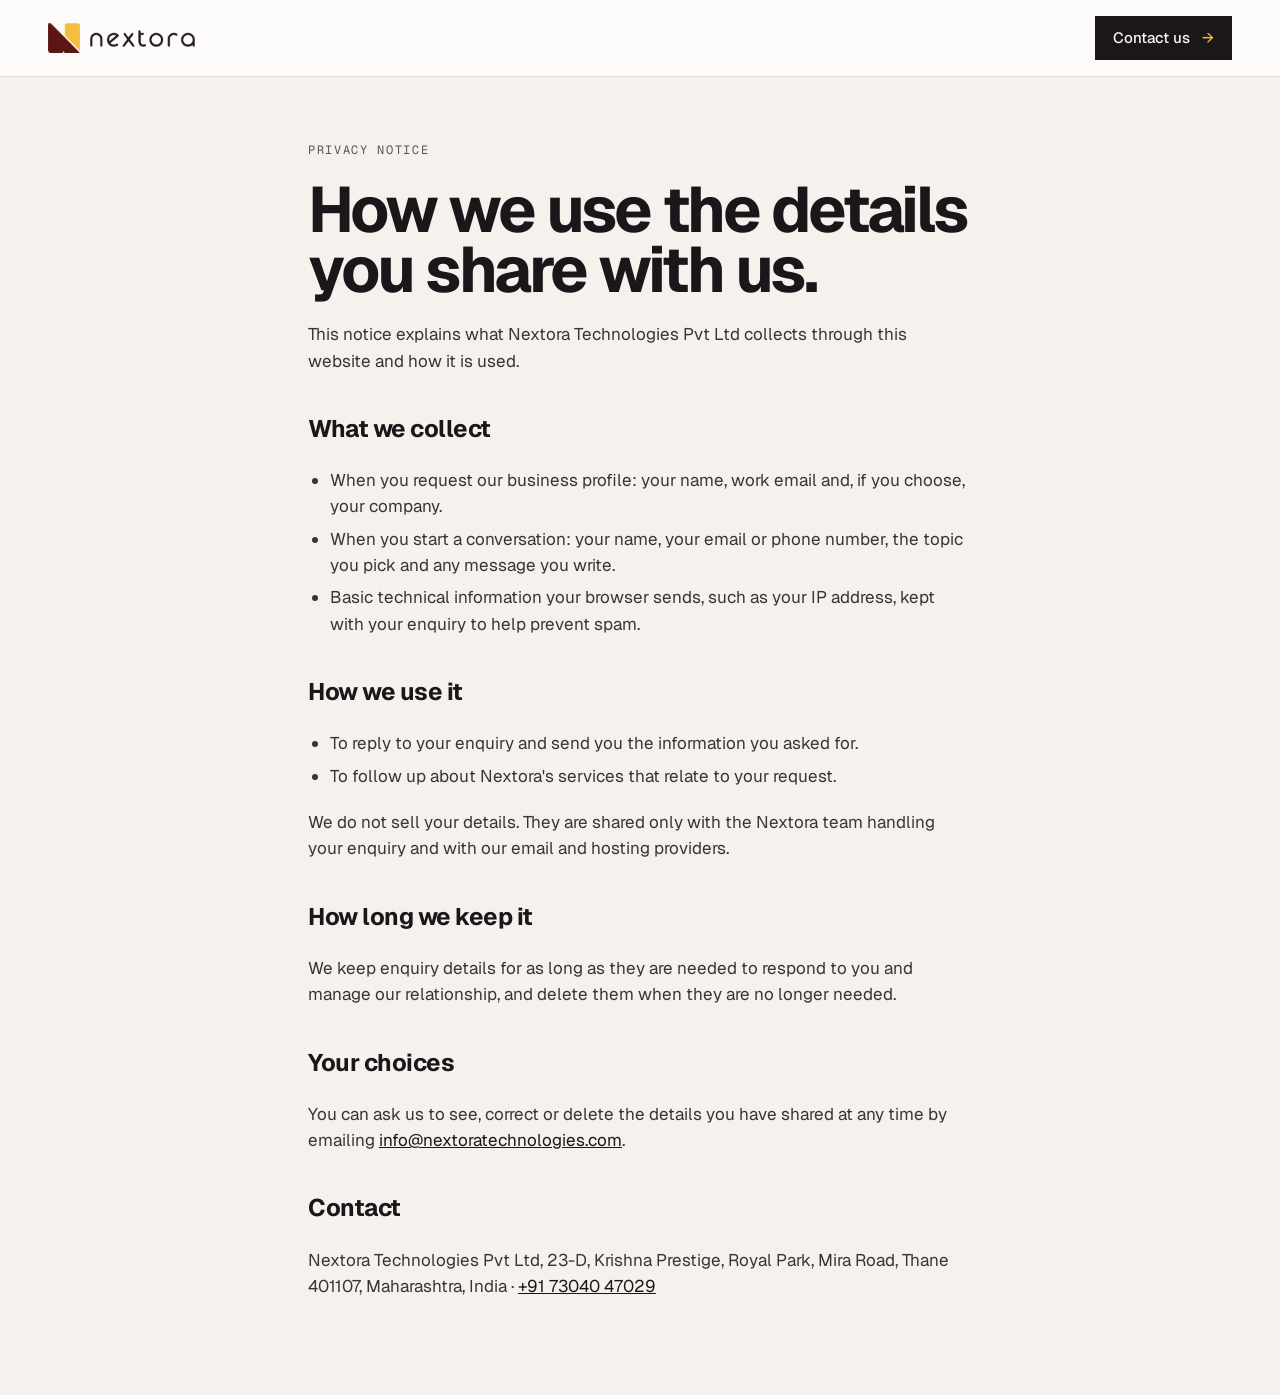
<file: privacy.html>
<!DOCTYPE html>
<html lang="en-IN">
<head>
<meta charset="utf-8">
<meta name="viewport" content="width=device-width, initial-scale=1">
<title>Privacy notice | Nextora Technologies</title>
<meta name="robots" content="noindex">
<link rel="icon" type="image/png" href="favicon.png">
<link rel="stylesheet" href="https://fonts.googleapis.com/css2?family=Geist:wght@400;600;700&family=Geist+Mono:wght@400&display=swap">
<link rel="stylesheet" href="assets/css/style.css?v=2">
<style>
  .legal { max-width: 760px; margin: 0 auto; padding: 64px var(--gutter) 96px; display: flex; flex-direction: column; gap: 20px; }
  .legal h1 { font-size: clamp(40px, 6vw, 64px); line-height: .95; letter-spacing: -.045em; font-weight: 700; }
  .legal h2 { font-size: 24px; letter-spacing: -.02em; font-weight: 700; margin-top: 16px; }
  .legal p, .legal li { color: var(--body); font-size: 17px; }
  .legal ul { list-style: disc; padding-left: 22px; display: flex; flex-direction: column; gap: 6px; }
</style>
</head>
<body>
<header class="site-header"><div class="wrap header-bar"><a class="brand" href="./" aria-label="Nextora Technologies, home"><img src="assets/img/nextora-mark.png" alt="" width="32" height="30"><img src="assets/img/nextora-wordmark.png" alt="" width="105" height="17"></a><a class="btn btn--sm" href="./#contact">Contact us <span class="arrow" aria-hidden="true">→</span></a></div></header>
<main class="legal">
  <span class="eyebrow">Privacy notice</span>
  <h1>How we use the details you share with us.</h1>
  <p>This notice explains what Nextora Technologies Pvt Ltd collects through this website and how it is used.</p>
  <h2>What we collect</h2>
  <ul>
    <li>When you request our business profile: your name, work email and, if you choose, your company.</li>
    <li>When you start a conversation: your name, your email or phone number, the topic you pick and any message you write.</li>
    <li>Basic technical information your browser sends, such as your IP address, kept with your enquiry to help prevent spam.</li>
  </ul>
  <h2>How we use it</h2>
  <ul>
    <li>To reply to your enquiry and send you the information you asked for.</li>
    <li>To follow up about Nextora's services that relate to your request.</li>
  </ul>
  <p>We do not sell your details. They are shared only with the Nextora team handling your enquiry and with our email and hosting providers.</p>
  <h2>How long we keep it</h2>
  <p>We keep enquiry details for as long as they are needed to respond to you and manage our relationship, and delete them when they are no longer needed.</p>
  <h2>Your choices</h2>
  <p>You can ask us to see, correct or delete the details you have shared at any time by emailing <a href="mailto:info@nextoratechnologies.com">info@nextoratechnologies.com</a>.</p>
  <h2>Contact</h2>
  <p>Nextora Technologies Pvt Ltd, 23-D, Krishna Prestige, Royal Park, Mira Road, Thane 401107, Maharashtra, India · <a href="tel:+917304047029">+91 73040 47029</a></p>
</main>
</body>
</html>
</file>
<file: assets/css/style.css>
/* =========================================================
   Nextora Technologies — website styles
   Design system v1 (stone hero · paper reading · ink argument)
   ========================================================= */

:root {
  --stone: #DEDBD6;
  --paper: #F5F2ED;
  --white: #FFFFFF;
  --ink: #1B1619;
  --ink-2: #26201F;
  --body: #3A3437;
  --muted: #4A4346;
  --muted-2: #5A5255;
  --dim: #6B6266;
  --hair: #C9C1B7;
  --hair-stone: #9E978F;
  --hair-ink: #4A4246;
  --light: #F7F4F0;
  --light-2: #F3EEE7;
  --light-muted: #CFC7C1;
  --light-dim: #A79E98;

  --burgundy: #5B1614;
  --amber: #F2B63C;
  --amber-deep: #C4840E;
  --amber-text: #7A5208;
  --steel: #545C68;
  --steel-text: #3E4550;

  --font: 'Geist', 'Helvetica Neue', Arial, sans-serif;
  --mono: 'Geist Mono', ui-monospace, 'SFMono-Regular', Menlo, monospace;

  --wrap: 1280px;
  --gutter: clamp(20px, 4vw, 48px);
  --section-y: clamp(72px, 10vw, 136px);
  --ease: cubic-bezier(.2, .7, .2, 1);
  --header-h: 76px;
}

/* ---------- Base ---------- */
*, *::before, *::after { box-sizing: border-box; }
html { scroll-behavior: smooth; scroll-padding-top: calc(var(--header-h) + 8px); -webkit-text-size-adjust: 100%; }
body {
  margin: 0; background: var(--paper); color: var(--ink);
  font-family: var(--font); font-size: 18px; line-height: 1.55;
  -webkit-font-smoothing: antialiased; text-rendering: optimizeLegibility;
}
img, svg { display: block; max-width: 100%; }
a { color: var(--ink); }
a:hover { color: var(--burgundy); }
button { appearance: none; -webkit-appearance: none; background: none; border: 0; padding: 0; margin: 0; font: inherit; color: inherit; cursor: pointer; text-align: left; }
input, textarea, select { font: inherit; }
:focus-visible { outline: 2px solid var(--burgundy); outline-offset: 3px; }
.on-ink :focus-visible, .on-ink:focus-visible { outline-color: var(--amber); }
h1, h2, h3, h4, p, dl, dd, ol, ul, figure, blockquote { margin: 0; }
ul, ol { padding: 0; list-style: none; }
.sr-only { position: absolute !important; width: 1px; height: 1px; padding: 0; margin: -1px; overflow: hidden; clip: rect(0 0 0 0); white-space: nowrap; border: 0; }
.skip-link { position: absolute; left: 12px; top: -60px; z-index: 100; background: var(--ink); color: var(--light); padding: 12px 16px; text-decoration: none; }
.skip-link:focus { top: 12px; color: var(--light); }

.wrap { max-width: var(--wrap); margin: 0 auto; padding-inline: var(--gutter); }
.section { padding-block: var(--section-y); }
.mono { font-family: var(--mono); font-size: 12px; letter-spacing: .14em; text-transform: uppercase; }
.eyebrow { font-family: var(--mono); font-size: 12px; letter-spacing: .14em; text-transform: uppercase; color: var(--muted-2); }
.h-section { font-size: clamp(40px, 5vw, 72px); line-height: .96; letter-spacing: -.045em; font-weight: 700; text-wrap: balance; }
.lede { font-size: 20px; line-height: 1.5; color: var(--body); max-width: 560px; }
.accent { color: var(--burgundy); }
.amber { color: var(--amber); }

/* ---------- Buttons & links ---------- */
.btn {
  display: inline-flex; align-items: center; gap: 12px; min-height: 54px; padding: 0 24px;
  background: var(--ink); color: var(--light); text-decoration: none; font-size: 16px; font-weight: 600;
  transition: background .2s, color .2s;
}
.btn:hover { background: #000; color: var(--light); }
.btn .arrow { color: var(--amber); }
.btn--amber { background: var(--amber); color: var(--ink); }
.btn--amber:hover { background: #FFC95A; color: var(--ink); }
.btn--light { background: var(--light-2); color: var(--ink); }
.btn--light:hover { background: #fff; color: var(--ink); }
.btn--sm { min-height: 44px; padding: 0 18px; font-size: 15px; font-weight: 500; }
.link-u { font-size: 16px; text-decoration: none; border-bottom: 1px solid var(--hair-stone); padding-bottom: 3px; transition: border-color .2s, color .2s; }
.link-u:hover { border-color: var(--burgundy); }
.link-arrow { font-size: 15px; font-weight: 600; text-underline-offset: 5px; }

/* =========================================================
   HEADER
   ========================================================= */
.site-header { position: sticky; top: 0; z-index: 40; background: rgba(252,251,249,.97); border-bottom: 1px solid #E4DED6; transition: box-shadow .3s ease, background .3s ease; backdrop-filter: saturate(1.2) blur(6px); -webkit-backdrop-filter: saturate(1.2) blur(6px); }
.site-header.is-scrolled { box-shadow: 0 6px 24px rgba(27,22,25,.07); }
.header-bar { height: var(--header-h); display: flex; align-items: center; justify-content: space-between; gap: 24px; }
.brand { display: flex; align-items: center; gap: 10px; text-decoration: none; flex-shrink: 0; }
.brand img:first-child { height: 30px; width: auto; }
.brand img:last-child { height: 17px; width: auto; }
.nav { display: flex; align-items: center; gap: 26px; font-size: 15px; }
.nav a { text-decoration: none; }
.nav-btn { display: flex; align-items: center; gap: 6px; height: 44px; transition: color .2s; }
.nav-btn[aria-expanded="true"] { color: var(--burgundy); }
.nav-btn svg { transition: transform .25s var(--ease); }
.nav-btn[aria-expanded="true"] svg { transform: rotate(180deg); }
.header-actions { display: flex; align-items: center; gap: 12px; }
.burger { display: none; width: 44px; height: 44px; align-items: center; justify-content: center; border: 1px solid var(--hair-stone); }

.mega { position: absolute; left: 0; right: 0; top: 100%; background: #FCFBF9; border-bottom: 1px solid #E4DED6; box-shadow: 0 24px 48px rgba(27,22,25,.10); }
.mega[hidden] { display: none; }
.mega-grid { padding-block: 40px 24px; display: grid; grid-template-columns: repeat(auto-fit, minmax(min(210px, 100%), 1fr)); gap: 36px; }
.mega-col { display: flex; flex-direction: column; gap: 14px; border-top: 2px solid var(--hair-stone); padding-top: 16px; transition: border-color .2s; }
.mega-col.is-active { border-color: var(--col, var(--ink)); }
.mega-col .mono { color: var(--lab, var(--muted)); }
.mega-col > a { font-size: 22px; font-weight: 600; letter-spacing: -.01em; text-decoration: none; }
.mega-col ul { display: flex; flex-direction: column; gap: 6px; font-size: 15px; color: var(--body); }
.mega-promo { display: flex; flex-direction: column; gap: 12px; background: var(--ink); color: var(--light-2); padding: 24px; }
.mega-promo .mono { color: var(--amber); }
.mega-promo p { font-size: 20px; font-weight: 600; line-height: 1.3; }
.mega-promo a, .mega-promo button { color: var(--light-2); font-size: 15px; text-decoration: underline; text-underline-offset: 4px; min-height: 32px; }
.mega-foot { display: flex; justify-content: flex-end; padding-bottom: 12px; }
.mega-foot button { font-size: 14px; height: 44px; color: var(--body); }

.mnav { position: absolute; left: 0; right: 0; top: 100%; background: #FCFBF9; border-bottom: 1px solid #E4DED6; padding: 8px var(--gutter) 24px; display: flex; flex-direction: column; max-height: calc(100vh - var(--header-h)); overflow-y: auto; }
.mnav[hidden] { display: none; }
.mnav a { display: flex; align-items: center; justify-content: space-between; min-height: 56px; border-bottom: 1px solid #E4DED6; text-decoration: none; font-size: 17px; }
.mnav a.big { font-size: 26px; letter-spacing: -.03em; font-weight: 600; min-height: 60px; }
.mnav a.big .mono { font-size: 12px; }
.mnav a:last-child { border-bottom: 0; color: var(--burgundy); }

@media (max-width: 1080px) {
  .nav { display: none; }
  .burger { display: inline-flex; }
}
@media (max-width: 480px) {
  .header-actions .btn--sm .label-long { display: none; }
}

/* =========================================================
   01 HERO
   ========================================================= */
.hero { position: relative; background: var(--stone); overflow: hidden; min-height: min(860px, calc(100vh - var(--header-h))); }
.hero-canvas { position: absolute; inset: 0; width: 100%; height: 100%; display: block; }
.hero-scrim { position: absolute; left: 0; top: 0; bottom: 0; width: 52%; background: linear-gradient(90deg, rgba(222,219,214,.92) 0%, rgba(222,219,214,.72) 60%, rgba(222,219,214,0) 100%); pointer-events: none; }
.hero-body { position: relative; padding-block: clamp(48px, 8vw, 104px) 40px; display: flex; flex-direction: column; gap: clamp(40px, 6vw, 88px); }
.hero-copy { max-width: 660px; display: flex; flex-direction: column; gap: 22px; }
.hero-copy .eyebrow { color: var(--burgundy); letter-spacing: .16em; font-size: 13px; }
.hero h1 { font-size: clamp(52px, 7.5vw, 108px); line-height: .9; letter-spacing: -.055em; font-weight: 600; }
.hero .sub { font-size: clamp(24px, 2.8vw, 40px); line-height: 1.1; letter-spacing: -.03em; font-weight: 500; color: var(--burgundy); }
.hero .support { margin-top: 6px; font-size: clamp(16px, 1.4vw, 19px); color: var(--body); max-width: 520px; }
.hero-ctas { display: flex; flex-wrap: wrap; align-items: center; gap: 16px 28px; margin-top: 10px; }
.rail { display: grid; grid-template-columns: repeat(auto-fit, minmax(min(200px, 100%), 1fr)); gap: 16px 40px; }
.rail button { display: flex; flex-direction: column; gap: 8px; padding-top: 14px; border-top: 2px solid var(--line); min-height: 44px; transition: opacity .25s; }
.rail button .mono { color: var(--lab); }
.rail button span:last-child { font-size: 14px; color: var(--muted); }
.rail.has-focus button:not(.is-focus) { opacity: .45; }

.reveal { animation: rise .7s var(--ease) both; }
.reveal.d2 { animation-delay: .14s; } .reveal.d3 { animation-delay: .22s; } .reveal.d4 { animation-delay: .3s; }
@keyframes rise { from { opacity: .01; transform: translateY(12px); } to { opacity: 1; transform: none; } }

@media (max-width: 860px) {
  .hero { min-height: 0; display: flex; flex-direction: column; }
  .hero-canvas { position: relative; order: 2; height: 230px; inset: auto; }
  .hero-scrim { display: none; }
  .hero-body { display: contents; }
  .hero-copy { order: 1; padding: 40px var(--gutter) 8px; }
  .rail { order: 3; padding: 0 var(--gutter) 36px; }
}

/* =========================================================
   02 WHO WE ARE
   ========================================================= */
.who { background: var(--paper); overflow: hidden; }
.who .wrap { display: flex; flex-direction: column; gap: clamp(44px, 6vw, 80px); }
.who-grid { display: grid; grid-template-columns: repeat(auto-fit, minmax(min(460px, 100%), 1fr)); gap: clamp(48px, 6vw, 96px); align-items: center; }
.who-copy { display: flex; flex-direction: column; gap: 30px; }
.who h2 { font-size: clamp(46px, 6.2vw, 98px); line-height: .9; letter-spacing: -.058em; font-weight: 700; text-wrap: balance; }
.figures { display: grid; grid-template-columns: repeat(3, minmax(0, 1fr)); gap: 20px; border-top: 2px solid var(--ink); padding-top: 20px; }
.figures strong { display: block; font-size: clamp(40px, 4.2vw, 64px); line-height: .88; letter-spacing: -.06em; font-weight: 700; }
.figures span { display: block; margin-top: 10px; font-size: 13px; line-height: 1.4; color: var(--muted); }
.chips { display: flex; flex-wrap: wrap; gap: 10px; }
.chip { display: inline-flex; align-items: center; min-height: 36px; padding: 0 14px; border: 1px solid var(--ink); font-family: var(--mono); font-size: 11px; letter-spacing: .12em; }
.chip--ink { background: var(--ink); color: var(--light); }

.mark-comp { position: relative; width: 100%; max-width: 640px; aspect-ratio: 1 / 1; justify-self: end; }
.mark-shape { position: absolute; inset: 0; overflow: hidden; }
.mark-shape--people { clip-path: polygon(0 0, 100% 100%, 0 100%); }
.mark-shape--infra { clip-path: polygon(54% 0, 100% 0, 100% 88%, 96% 88%, 54% 46%); }
.mark-shape img { position: absolute; object-fit: cover; }
.mark-shape--people img { inset: 0; width: 100%; height: 100%; object-position: 30% 50%; }
.mark-shape--infra img { left: 40%; top: 0; width: 60%; height: 90%; }
.mark-tint { position: absolute; inset: 0; mix-blend-mode: multiply; transition: opacity .6s ease; }
.mark-shape--people .mark-tint { background: var(--burgundy); opacity: .74; }
.mark-shape--infra .mark-tint { background: var(--amber-deep); opacity: .62; }
.mark-shape:hover .mark-tint { opacity: .22; }
.mark-label { position: absolute; display: flex; flex-direction: column; gap: 6px; color: var(--light); }
.mark-label b { font-size: clamp(20px, 2.4vw, 34px); line-height: 1; letter-spacing: -.035em; font-weight: 700; }
.mark-label .mono { font-size: 11px; }
.mark-label--people { left: 6%; bottom: 6%; }
.mark-label--infra { right: 6%; top: 6%; align-items: flex-end; text-align: right; }
.mark-label--tech { left: 25%; top: 3.5%; width: 28%; color: var(--ink); gap: 4px; }
.mark-label--tech .mono { color: var(--amber-text); font-size: 10px; }
.mark-label--tech b { font-size: clamp(15px, 2vw, 28px); }
.mark-seams { position: absolute; inset: 0; width: 100%; height: 100%; overflow: visible; pointer-events: none; }
.seam { stroke-dasharray: 6 10; animation: seam 3.2s linear infinite; }
.seam.s2 { animation-duration: 2.2s; } .seam.s3 { animation-duration: 4.4s; }
@keyframes seam { to { stroke-dashoffset: -32; } }
.mission { display: grid; grid-template-columns: repeat(auto-fit, minmax(min(380px, 100%), 1fr)); gap: 20px 64px; border-top: 1px solid var(--hair); padding-top: 28px; }
.mission p { font-size: 17px; color: var(--body); }
.mission .mono { display: block; margin-bottom: 8px; color: var(--burgundy); }
@media (max-width: 600px) {
  .mark-comp { justify-self: stretch; }
  .mark-label--tech { left: 27%; }
  .mark-label--infra .mono, .mark-label--people .mono { font-size: 9px; letter-spacing: .1em; }
  .mark-label--infra { right: 5%; top: 5%; }
  .mark-label--tech .mono { font-size: 9px; letter-spacing: .1em; }
  .figures span { font-size: 12px; }
  .toggle { display: flex; width: 100%; }
  .toggle button { flex: 1 1 auto; justify-content: center; text-align: center; }
}

/* =========================================================
   03 PEOPLE
   ========================================================= */
.people { background: var(--stone); }
.people > .wrap { display: flex; flex-direction: column; gap: clamp(56px, 7vw, 104px); }
.rule-head { display: flex; flex-wrap: wrap; justify-content: space-between; align-items: baseline; gap: 10px 32px; border-bottom: 1px solid var(--hair-stone); padding-bottom: 18px; color: var(--muted); }
.people h2 { font-size: clamp(44px, 7vw, 112px); line-height: .92; letter-spacing: -.055em; font-weight: 700; max-width: 1120px; text-wrap: balance; }
.people-intro { display: flex; flex-direction: column; gap: 28px; }
.sub-head { display: flex; flex-wrap: wrap; justify-content: space-between; align-items: baseline; gap: 12px; border-top: 2px solid var(--ink); padding-top: 16px; }
.sub-head h3 { font-size: clamp(26px, 2.6vw, 36px); letter-spacing: -.035em; font-weight: 700; }
.sub-head .mono { color: var(--muted); }
.block { display: flex; flex-direction: column; gap: 28px; }

.leaders { display: grid; grid-template-columns: repeat(auto-fit, minmax(min(300px, 100%), 1fr)); gap: 24px; align-items: start; }
.leader { background: var(--paper); display: flex; flex-direction: column; }
.leader:nth-child(2) { margin-top: 72px; } .leader:nth-child(3) { margin-top: 144px; }
.leader-field { position: relative; aspect-ratio: 4 / 4.4; background: var(--field); color: var(--field-fg); clip-path: polygon(0 0, calc(100% - 56px) 0, 100% 56px, 100% 100%, 0 100%); overflow: hidden; display: flex; flex-direction: column; justify-content: space-between; padding: 24px; }
.leader-field .mono { padding-right: 48px; }
.leader-field svg { position: absolute; left: 0; right: 0; top: 42%; width: 100%; height: 60px; opacity: .35; }
.leader-years { position: relative; display: flex; flex-direction: column; gap: 6px; }
.leader-years b { font-size: clamp(96px, 9vw, 150px); line-height: .8; letter-spacing: -.065em; font-weight: 700; }
.leader-body { padding: 24px 24px 28px; display: flex; flex-direction: column; gap: 10px; }
.leader-body h4 { font-size: 26px; line-height: 1.1; letter-spacing: -.03em; font-weight: 700; }
.leader-body p { font-size: 16px; color: var(--body); }
.leader-body a { margin-top: 6px; align-self: flex-start; }
@media (max-width: 980px) { .leader:nth-child(n) { margin-top: 0; } }

.panels { display: flex; gap: 12px; height: 580px; }
.panel { position: relative; flex: 1 1 0; min-width: 0; overflow: hidden; background: var(--ink); color: var(--light); text-align: left; display: block; transition: flex .6s var(--ease); }
.panel.is-open { flex: 2.3 1 0; }
.panel img { position: absolute; inset: 0; width: 100%; height: 100%; object-fit: cover; }
.panel-tint { position: absolute; inset: 0; background: var(--tint); mix-blend-mode: multiply; opacity: .7; }
.panel-shade { position: absolute; inset: 0; background: linear-gradient(0deg, rgba(27,22,25,.95) 0%, rgba(27,22,25,.55) 55%, rgba(27,22,25,.15) 100%); }
.panel-top { position: absolute; left: 28px; top: 24px; right: 28px; display: flex; justify-content: space-between; gap: 12px; color: var(--amber); }
.panel-body { position: absolute; left: 28px; right: 28px; bottom: 28px; display: flex; flex-direction: column; gap: 18px; }
.panel-title { font-size: clamp(32px, 3.6vw, 56px); line-height: .92; letter-spacing: -.05em; font-weight: 700; }
.panel-roles { display: none; grid-template-columns: repeat(auto-fit, minmax(min(230px, 100%), 1fr)); column-gap: 28px; }
.panel-roles li { padding: 10px 0; border-top: 1px solid rgba(247,244,240,.24); font-size: 17px; line-height: 1.3; font-weight: 600; }
.panel.is-open .panel-roles { display: grid; }
.panel-more { font-size: 15px; color: #E3DCD6; }
.panel.is-open .panel-more { display: none; }
@media (max-width: 860px) {
  .panels { flex-direction: column; height: auto; }
  .panel, .panel.is-open { flex: none; min-height: 520px; }
  .panel .panel-roles { display: grid; }
  .panel .panel-more { display: none; }
  .panel { cursor: default; }
}

.models { display: grid; grid-template-columns: repeat(auto-fit, minmax(min(240px, 100%), 1fr)); gap: 28px 32px; }
.model { display: flex; flex-direction: column; gap: 12px; border-top: 1px solid var(--hair-stone); padding-top: 18px; }
.model svg { width: 100%; height: 40px; }
.model strong { font-size: 24px; letter-spacing: -.025em; font-weight: 700; }
.model span { font-size: 15px; color: var(--body); }
.cta-bar { display: flex; flex-wrap: wrap; justify-content: space-between; align-items: center; gap: 20px; background: var(--ink); color: var(--light); padding: clamp(24px, 3vw, 36px); }
.cta-bar p { font-size: clamp(24px, 2.6vw, 36px); line-height: 1.1; letter-spacing: -.035em; font-weight: 700; }

/* =========================================================
   04 CAPABILITIES
   ========================================================= */
.caps { background: var(--paper); }
.caps .wrap { display: flex; flex-direction: column; gap: clamp(40px, 5vw, 64px); }
.split-head { display: grid; grid-template-columns: repeat(auto-fit, minmax(min(440px, 100%), 1fr)); gap: 24px 96px; align-items: end; }
.split-head > div { display: flex; flex-direction: column; gap: 24px; }
.split-head p { color: var(--body); max-width: 480px; }
.caps-grid { display: grid; grid-template-columns: repeat(auto-fit, minmax(min(420px, 100%), 1fr)); gap: clamp(32px, 5vw, 80px); align-items: start; }
.cap-list { border-bottom: 1px solid var(--hair); }
.cap-list li { border-top: 1px solid var(--hair); }
.cap-btn { width: 100%; display: flex; align-items: center; gap: 20px; padding: 14px 8px 14px 0; color: var(--dim); transition: color .2s, background .2s; }
.cap-btn:hover { background: rgba(91,22,20,.045); }
.cap-btn[aria-pressed="true"] { color: var(--ink); }
.cap-n { font-family: var(--mono); font-size: 12px; letter-spacing: .1em; width: 28px; flex-shrink: 0; }
.cap-word { display: flex; flex-direction: column; flex-grow: 1; }
.cap-word b { font-size: clamp(32px, 3.8vw, 52px); line-height: 1.05; letter-spacing: -.04em; font-weight: 600; }
.cap-word small { font-size: 14px; color: var(--muted-2); }
.cap-tag { font-family: var(--mono); font-size: 11px; letter-spacing: .08em; color: var(--muted-2); text-align: right; }
.cap-mark { width: 24px; font-size: 22px; color: var(--burgundy); opacity: 0; transition: opacity .2s; }
.cap-btn[aria-pressed="true"] .cap-mark { opacity: 1; }
.cap-detail { background: var(--white); border: 1px solid var(--hair); padding: clamp(24px, 3vw, 44px); display: flex; flex-direction: column; gap: 22px; position: sticky; top: calc(var(--header-h) + 24px); }
.cap-detail img { width: 100%; aspect-ratio: 21 / 9; object-fit: cover; }
.cap-meta { display: flex; flex-wrap: wrap; justify-content: space-between; gap: 8px 16px; }
.cap-meta span:first-child { color: var(--burgundy); }
.cap-meta span:last-child { color: var(--muted-2); letter-spacing: .06em; }
.cap-detail h3 { font-size: clamp(28px, 2.8vw, 40px); line-height: 1.05; letter-spacing: -.035em; font-weight: 600; }
.cap-detail p { color: var(--body); }
.cap-detail svg { border-top: 1px solid #E2DCD3; border-bottom: 1px solid #E2DCD3; padding-block: 12px; width: 100%; height: auto; }
.cap-detail svg path { transition: stroke .3s, stroke-width .3s; }
.cap-services { display: flex; flex-wrap: wrap; gap: 8px 22px; font-size: 15px; }
.cap-services li { display: flex; align-items: center; gap: 8px; }
.cap-services li::before { content: ""; width: 10px; height: 1.5px; background: var(--amber-deep); }
@media (max-width: 900px) { .cap-detail { position: static; } }

/* =========================================================
   05 WHY NEXTORA (INK)
   ========================================================= */
.why { --cut: 120px; background: var(--ink); color: var(--light-2); clip-path: polygon(0 0, calc(100% - var(--cut)) 0, 100% var(--cut), 100% 100%, 0 100%); }
.why .wrap { padding-block: clamp(80px, 10vw, 140px); display: flex; flex-direction: column; gap: clamp(40px, 5vw, 64px); }
.why .eyebrow { color: var(--amber); }
.why h2 { font-size: clamp(34px, 4.6vw, 64px); line-height: 1; letter-spacing: -.04em; font-weight: 700; text-wrap: balance; max-width: 980px; }
.why .lede { color: var(--light-muted); max-width: 640px; }
.why-grid { display: grid; grid-template-columns: repeat(auto-fit, minmax(min(380px, 100%), 1fr)); gap: clamp(40px, 6vw, 96px); align-items: center; }
.toggle { display: inline-flex; align-self: flex-start; border: 1px solid var(--hair-ink); flex-wrap: wrap; }
.toggle button { min-height: 48px; padding: 0 20px; font-size: 15px; color: var(--light-2); transition: background .2s, color .2s; }
.toggle button[aria-pressed="true"]:first-child { background: var(--light-2); color: var(--ink); }
.toggle button[aria-pressed="true"]:last-child { background: var(--amber); color: var(--ink); }
.why-copy { display: flex; flex-direction: column; gap: 28px; }
.why-state { display: flex; flex-direction: column; gap: 16px; }
.why-state[hidden] { display: none; }
.why-state p:first-child { font-size: 22px; line-height: 1.4; letter-spacing: -.01em; }
.why-state p + p { color: var(--light-dim); }
.why-diagram[hidden] { display: none; }
@media (max-width: 600px) { .why { --cut: 48px; } }

/* =========================================================
   06 HOW WE WORK
   ========================================================= */
.how { background: var(--paper); border-top: 1px solid var(--hair); }
.how .wrap { display: flex; flex-direction: column; gap: clamp(40px, 5vw, 72px); }
.steps { display: grid; grid-template-columns: repeat(auto-fit, minmax(min(240px, 100%), 1fr)); gap: 40px 32px; }
.step { position: relative; display: flex; flex-direction: column; gap: 14px; border-top: 2px solid var(--ink); padding-top: 22px; }
.step::before { content: ""; position: absolute; top: -7px; left: 0; width: 12px; height: 12px; background: var(--paper); border: 2px solid var(--ink); border-radius: 50%; }
.step:last-child { border-top-color: var(--amber-deep); }
.step:last-child::before { background: var(--amber); }
.step .mono { color: var(--burgundy); font-size: 13px; }
.step h3 { font-size: 30px; letter-spacing: -.03em; font-weight: 600; }
.step p { font-size: 16px; color: var(--body); }

/* =========================================================
   BAND (photo statement)
   ========================================================= */
.band { position: relative; overflow: hidden; background: var(--ink); color: var(--light); }
.band img { position: absolute; inset: 0; width: 100%; height: 100%; object-fit: cover; }
.band-shade { position: absolute; inset: 0; background: linear-gradient(0deg, rgba(27,22,25,.94) 0%, rgba(27,22,25,.6) 55%, rgba(27,22,25,.25) 100%); }
.band .wrap { position: relative; padding-block: clamp(140px, 16vw, 240px) clamp(64px, 8vw, 104px); display: flex; flex-wrap: wrap; justify-content: space-between; align-items: flex-end; gap: 32px; }
.band p { font-size: clamp(46px, 7.4vw, 120px); line-height: .9; letter-spacing: -.055em; font-weight: 700; }

/* =========================================================
   07 CLIENTS
   ========================================================= */
.clients { background: var(--stone); }
.clients .wrap { display: flex; flex-direction: column; gap: clamp(40px, 5vw, 64px); }
.clients .eyebrow { color: var(--muted); }
.client-grid { display: grid; grid-template-columns: repeat(auto-fit, minmax(min(320px, 100%), 1fr)); gap: 24px; }
.client { background: var(--paper); display: flex; flex-direction: column; }
.client-logo { background: var(--white); height: 210px; display: flex; align-items: center; justify-content: center; border-bottom: 4px solid var(--line); }
.client-logo img { width: 160px; height: 160px; object-fit: contain; }
.client-body { padding: clamp(24px, 3vw, 36px); display: flex; flex-direction: column; gap: 18px; flex-grow: 1; }
.quote-mark { font-size: 96px; line-height: .7; height: 44px; font-weight: 700; color: var(--burgundy); }
.client blockquote { font-size: clamp(21px, 2vw, 27px); line-height: 1.22; letter-spacing: -.025em; font-weight: 600; flex-grow: 1; }
.client-foot { border-top: 1px solid var(--hair); padding-top: 16px; display: flex; flex-direction: column; gap: 4px; }
.client-foot h3 { font-size: 19px; font-weight: 700; }
.client-foot span { font-size: 15px; color: var(--muted); }
.client-foot .mono { font-size: 11px; letter-spacing: .12em; margin-top: 4px; }
.client--ink { background: var(--ink); color: var(--light-2); }
.client--ink .client-foot { border-color: var(--hair-ink); }
.client--ink .client-foot span { color: var(--light-dim); }
.client--ink .big { font-size: clamp(32px, 3vw, 44px); line-height: .98; letter-spacing: -.045em; font-weight: 700; }
.client--ink p.body { font-size: 18px; color: var(--light-muted); flex-grow: 1; }
.clients-cta { display: flex; flex-wrap: wrap; justify-content: space-between; align-items: center; gap: 20px; border-top: 1px solid var(--hair-stone); padding-top: 28px; }
.clients-cta p { font-size: clamp(26px, 2.8vw, 40px); letter-spacing: -.035em; font-weight: 700; }

/* =========================================================
   08 AUDIT
   ========================================================= */
.audit { background: var(--paper); }
.audit .wrap { display: grid; grid-template-columns: repeat(auto-fit, minmax(min(440px, 100%), 1fr)); gap: clamp(40px, 6vw, 96px); align-items: center; }
.audit-copy { display: flex; flex-direction: column; gap: 24px; }
.audit-copy .eyebrow { color: var(--burgundy); }
.audit-copy .lede { max-width: 540px; color: var(--ink); }
.audit-copy .lede + p { color: var(--body); }
.audit-ctas { display: flex; flex-wrap: wrap; gap: 16px 28px; align-items: center; }
.audit-ctas button { display: inline-flex; align-items: center; gap: 8px; min-height: 44px; font-size: 16px; border-bottom: 1px solid var(--hair-stone); }
.doc-wrap { position: relative; padding: 24px 0 0 24px; }
.doc-wrap::before { content: ""; position: absolute; left: 0; top: 0; right: 24px; bottom: 24px; border: 1px solid var(--hair); }
.doc { position: relative; background: var(--white); box-shadow: 0 30px 60px rgba(27,22,25,.10); padding: clamp(24px, 3.5vw, 48px); display: flex; flex-direction: column; gap: 28px; clip-path: polygon(0 0, calc(100% - 56px) 0, 100% 56px, 100% 100%, 0 100%); }
.doc-head { display: flex; justify-content: space-between; gap: 16px; align-items: center; }
.doc-head img { height: 28px; width: auto; }
.doc-head .mono { font-size: 11px; color: var(--muted-2); }
.doc-title { font-size: 30px; line-height: 1.05; letter-spacing: -.035em; font-weight: 600; }
.doc ol { display: flex; flex-direction: column; font-size: 16px; counter-reset: d; }
.doc li { display: flex; gap: 16px; padding: 13px 0; border-top: 1px solid #E2DCD3; counter-increment: d; }
.doc li:last-child { border-bottom: 1px solid #E2DCD3; }
.doc li::before { content: counter(d); font-family: var(--mono); color: var(--burgundy); }

/* =========================================================
   09 FINAL / CONTACT (INK)
   ========================================================= */
.final { --cut: 120px; background: var(--ink); color: var(--light-2); clip-path: polygon(var(--cut) 0, 100% 0, 100% 100%, 0 100%, 0 var(--cut)); }
.final .wrap { padding-block: clamp(88px, 11vw, 152px) clamp(64px, 8vw, 104px); display: flex; flex-direction: column; gap: clamp(40px, 6vw, 72px); }
.final-lines { width: 100%; height: 72px; }
.final h2 { font-size: clamp(46px, 8vw, 124px); line-height: .92; letter-spacing: -.055em; font-weight: 600; }
.final .lede { color: var(--light-muted); }
.final-grid { display: grid; grid-template-columns: repeat(auto-fit, minmax(min(400px, 100%), 1fr)); gap: clamp(40px, 6vw, 96px); }
.form { display: flex; flex-direction: column; gap: 22px; }
.form-row { display: grid; grid-template-columns: repeat(auto-fit, minmax(min(220px, 100%), 1fr)); gap: 22px; }
.field { display: flex; flex-direction: column; gap: 8px; font-size: 14px; color: var(--light-dim); }
.field input, .field textarea { min-height: 48px; background: transparent; border: 0; border-bottom: 1px solid #6E6468; color: var(--light-2); font-size: 18px; padding: 0; border-radius: 0; }
.field textarea { min-height: 88px; padding-top: 10px; resize: vertical; }
.field input:focus, .field textarea:focus { outline: none; border-bottom-color: var(--amber); }
.topics { border: 0; margin: 0; padding: 0; }
.topics legend { font-size: 14px; color: var(--light-dim); padding: 0; margin-bottom: 12px; }
.topic-list { display: flex; flex-wrap: wrap; gap: 10px; }
.topic-list button { min-height: 44px; padding: 0 16px; font-size: 15px; border: 1px solid #6E6468; color: var(--light-2); transition: background .2s, color .2s, border-color .2s; }
.topic-list button[aria-pressed="true"] { background: var(--amber); border-color: var(--amber); color: var(--ink); }
.form .btn { align-self: flex-start; border: 0; cursor: pointer; }
.form-status { font-size: 15px; min-height: 1.5em; }
.form-status.is-error { color: #FFB4A8; }
.form-status.is-ok { color: var(--amber); }
.hp { position: absolute; left: -9999px; width: 1px; height: 1px; overflow: hidden; }
.address { font-style: normal; display: grid; grid-template-columns: repeat(auto-fit, minmax(min(220px, 100%), 1fr)); gap: 28px; align-content: start; font-size: 16px; }
.address > div { display: flex; flex-direction: column; gap: 6px; }
.address .mono { color: var(--amber); }
.address a, .address button { color: var(--light-2); text-align: left; }
.address button { text-decoration: underline; text-underline-offset: 4px; min-height: 32px; }
@media (max-width: 600px) { .final { --cut: 48px; } }

/* =========================================================
   FOOTER
   ========================================================= */
.footer { background: var(--ink); color: var(--light-2); border-top: 1px solid #332B2E; }
.footer .wrap { padding-block: 56px 40px; display: flex; flex-direction: column; gap: 48px; }
.foot-grid { display: grid; grid-template-columns: repeat(auto-fit, minmax(min(170px, 100%), 1fr)); gap: 32px; font-size: 15px; }
.foot-grid nav, .foot-brand { display: flex; flex-direction: column; gap: 8px; }
.foot-brand img { width: 72px; height: auto; margin-bottom: 6px; }
.foot-brand span, .foot-grid .mono { color: var(--light-dim); }
.foot-grid a { color: var(--light-2); text-decoration: none; }
.foot-grid a:hover { color: var(--amber); }
.foot-base { display: flex; flex-wrap: wrap; justify-content: space-between; gap: 12px; border-top: 1px solid #332B2E; padding-top: 24px; font-size: 13px; color: var(--light-dim); }
.foot-base a { color: var(--light-dim); }
.foot-base nav { display: flex; gap: 20px; }

/* =========================================================
   GATED DOWNLOAD MODAL
   ========================================================= */
.modal { position: fixed; inset: 0; z-index: 80; background: rgba(27,22,25,.66); display: flex; align-items: center; justify-content: center; padding: 20px; }
.modal[hidden] { display: none; }
.modal-card { position: relative; width: 100%; max-width: 940px; max-height: calc(100vh - 40px); overflow: auto; background: var(--paper); display: grid; grid-template-columns: repeat(auto-fit, minmax(min(320px, 100%), 1fr)); }
.modal-art { background: var(--stone); min-height: 300px; position: relative; display: flex; align-items: center; justify-content: center; overflow: hidden; padding: 40px 24px; }
.modal-art img:first-child { position: absolute; width: 44%; right: 8%; top: 13%; transform: rotate(5deg); box-shadow: 0 20px 40px rgba(27,22,25,.18); }
.modal-art img:last-child { position: relative; width: 58%; max-width: 270px; transform: rotate(-4deg); box-shadow: 0 30px 60px rgba(27,22,25,.3); }
.modal-body { padding: clamp(28px, 4vw, 48px); display: flex; flex-direction: column; gap: 18px; }
.modal-body .mono { color: var(--burgundy); }
.modal-body h2 { font-size: clamp(30px, 3vw, 40px); line-height: 1; letter-spacing: -.04em; font-weight: 700; }
.modal-body p { font-size: 16px; color: var(--body); }
.modal .field { color: var(--muted); }
.modal .field input { border-bottom-color: var(--ink); color: var(--ink); font-size: 17px; min-height: 46px; }
.modal .field input:focus { border-bottom-color: var(--burgundy); }
.modal .form-status.is-error { color: var(--burgundy); font-weight: 600; }
.modal small { font-size: 13px; line-height: 1.5; color: var(--muted-2); }
.modal-close { position: absolute; top: 10px; right: 10px; width: 44px; height: 44px; display: flex; align-items: center; justify-content: center; background: var(--paper); z-index: 1; }
.modal-done[hidden], .modal-form[hidden] { display: none; }
@media (max-width: 700px) { .modal { padding: 0; align-items: flex-end; } .modal-card { max-height: 100vh; } .modal-art { min-height: 220px; } }

/* ---------- Reduced motion ---------- */
@media (prefers-reduced-motion: reduce) {
  html { scroll-behavior: auto; }
  .reveal, .seam { animation: none; }
  .seam { stroke-dasharray: none; }
  .panel, .mark-tint, .cap-btn, .rail button { transition: none; }
}
</file>
